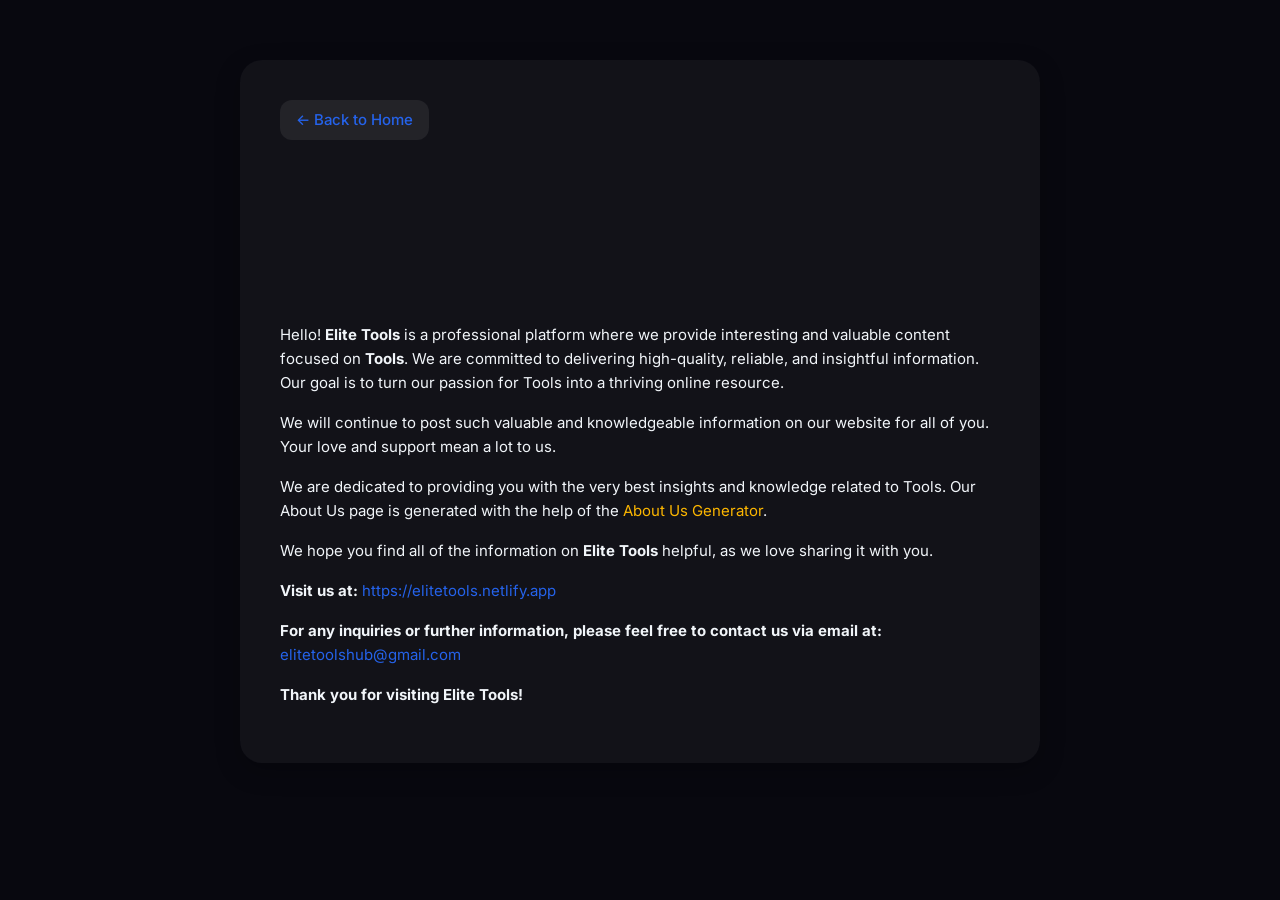
<file: about.html>
<!DOCTYPE html>
<html lang="en" class="dark">
<head>
    <meta charset="UTF-8">
    <meta name="viewport" content="width=device-width, initial-scale=1.0">
    <title>About Us - Elite Tools</title>
    <meta name="description" content="Learn more about Elite Tools, a professional platform dedicated to providing high-quality, reliable, and free online utilities and tools.">
    <link rel="canonical" href="https://elitetools.netlify.app/about.html">
    <link href="https://fonts.googleapis.com/css2?family=Inter:wght@300;400;500;600;700&family=Outfit:wght@400;500;600;700&display=swap" rel="stylesheet">
    <link rel="stylesheet" href="css/style.css">
    <style>
        body {
            overflow: auto; /* Allow scrolling on this page */
            height: auto;
        }
        .legal-container {
            max-width: 800px;
            margin: 40px auto;
            padding: 40px;
            background-color: var(--bg-card);
            border: 1px solid var(--border-color);
            border-radius: var(--radius-xl);
            box-shadow: var(--shadow-md);
        }
        .legal-container h1, .legal-container h2, .legal-container h3 {
            background: linear-gradient(to right, var(--primary), var(--secondary));
            -webkit-background-clip: text;
            -webkit-text-fill-color: transparent;
            margin-bottom: 24px;
        }
        .legal-container h1 { font-size: 2.5rem; }
        .legal-container h2 { font-size: 1.8rem; margin-top: 32px; }
        .legal-container h3 { font-size: 1.6rem; margin-top: 24px; }
        
        .legal-container p, .legal-container ul {
            margin-bottom: 16px;
            color: var(--text-secondary);
            line-height: 1.6;
        }
        .legal-container ul {
            padding-left: 20px;
        }
        .legal-container li {
            margin-bottom: 8px;
        }
        .legal-container a {
            color: var(--primary);
            text-decoration: none;
        }
        .legal-container a:hover {
            text-decoration: underline;
        }
        .back-link {
            display: inline-block;
            margin-bottom: 30px;
            color: var(--primary);
            text-decoration: none;
            font-weight: 500;
            padding: 8px 16px;
            background-color: var(--bg-card-hover);
            border-radius: var(--radius-md);
            transition: var(--transition);
        }
        .back-link:hover {
            background-color: var(--border-color);
        }
        .legal-container strong, .legal-container b {
            color: var(--text-primary);
        }
    </style>
    <!-- Google AdSense -->
    <script async src="https://pagead2.googlesyndication.com/pagead/js/adsbygoogle.js?client=ca-pub-2104004096950357"
     crossorigin="anonymous"></script>
</head>
<body>
    <div style="padding: 20px;">

        <div class="legal-container">
            <a href="index.html" class="back-link">&larr; Back to Home</a>
            
            <h1>About Us</h1>
            <h3>Welcome to Elite Tools</h3>
            <p>Hello! <strong>Elite Tools</strong> is a professional platform where we provide interesting and valuable content focused on <strong>Tools</strong>. 
            We are committed to delivering high-quality, reliable, and insightful information. Our goal is to turn our passion for Tools into a thriving online resource.</p>

            <p>We will continue to post such valuable and knowledgeable information on our website for all of you. Your love and support mean a lot to us.</p>

            <p>We are dedicated to providing you with the very best insights and knowledge related to Tools. Our About Us page is generated with the help of the
            <a href="https://saasraptor.com/about-us-generator/" style="color: #fcb600;">About Us Generator</a>.</p>

            <p>We hope you find all of the information on <strong>Elite Tools</strong> helpful, as we love sharing it with you.</p>

            <p><strong>Visit us at:</strong> <a href="https://elitetools.netlify.app" target="_blank">https://elitetools.netlify.app</a></p>
            <p><strong>For any inquiries or further information, please feel free to contact us via email at:</strong> <a href="mailto:elitetoolshub@gmail.com">elitetoolshub@gmail.com</a></p>

            <p><strong>Thank you for visiting Elite Tools!</strong></p>
        </div>
    </div>

    <!-- Script to maintain theme preference -->
    <script>
        const savedTheme = localStorage.getItem('theme') || localStorage.getItem('elite_theme');
        if (savedTheme === 'light') {
            document.documentElement.classList.remove('dark');
        } else {
            document.documentElement.classList.add('dark');
        }
    </script>
</body>
</html>
</file>
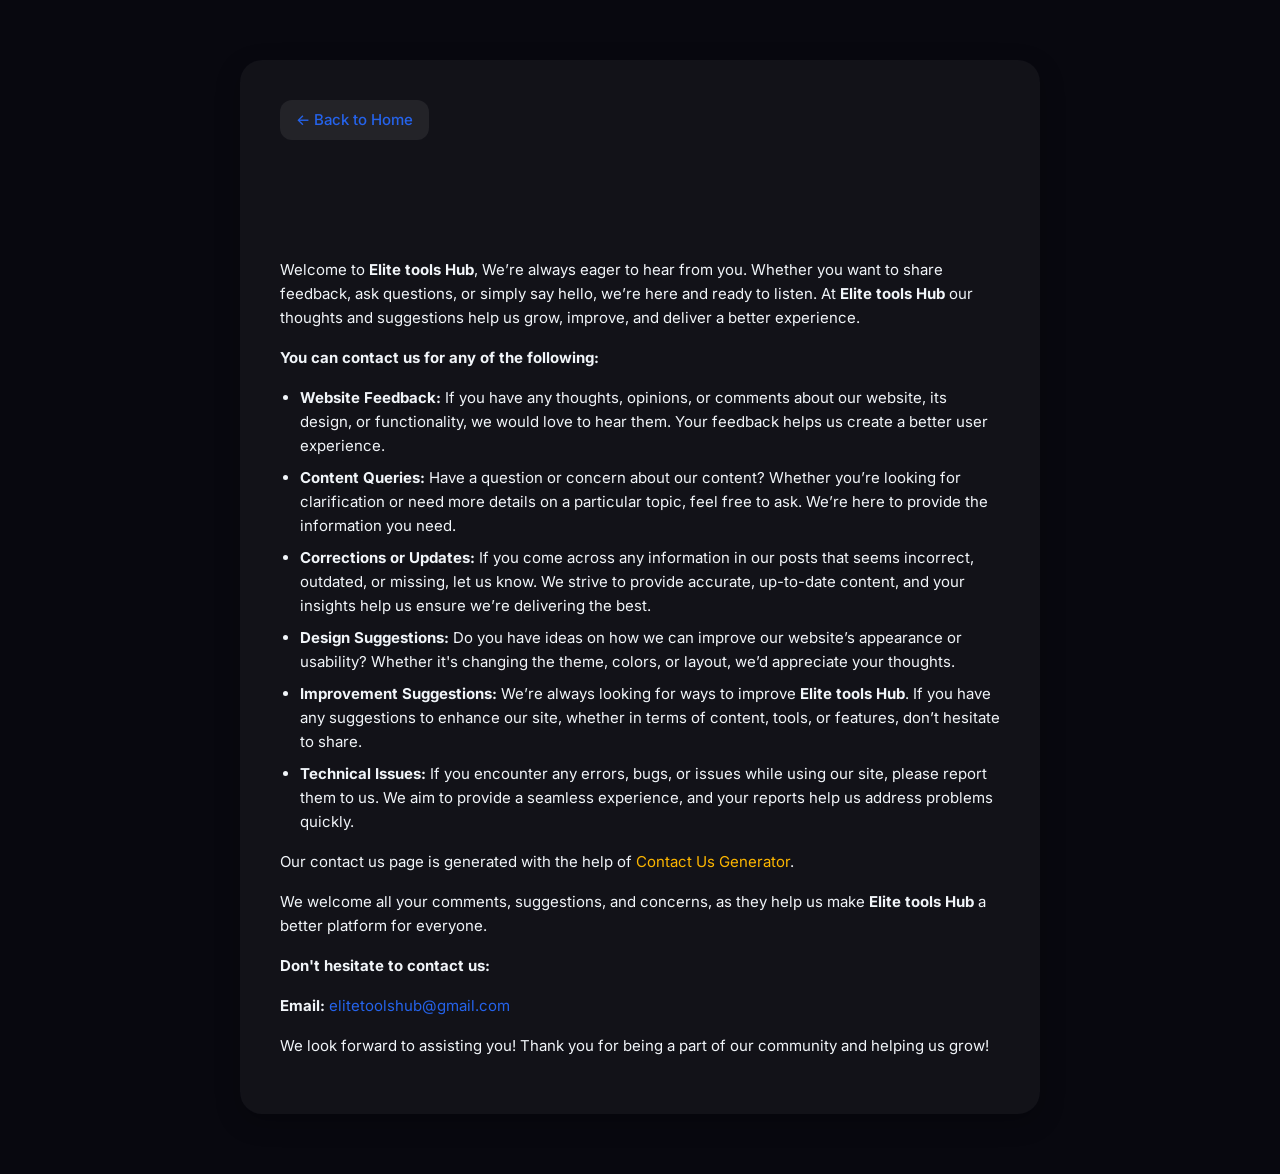
<file: contact.html>
<!DOCTYPE html>
<html lang="en" class="dark">
<head>
    <meta charset="UTF-8">
    <meta name="viewport" content="width=device-width, initial-scale=1.0">
    <title>Contact Us - Elite Tools</title>
    <meta name="description" content="Contact Elite Tools for feedback, questions, corrections, or technical support. We'd love to hear from you!">
    <link rel="canonical" href="https://elitetools.netlify.app/contact.html">
    <link href="https://fonts.googleapis.com/css2?family=Inter:wght@300;400;500;600;700&family=Outfit:wght@400;500;600;700&display=swap" rel="stylesheet">
    <link rel="stylesheet" href="css/style.css">
    <style>
        body {
            overflow: auto; /* Allow scrolling on this page */
            height: auto;
        }
        .legal-container {
            max-width: 800px;
            margin: 40px auto;
            padding: 40px;
            background-color: var(--bg-card);
            border: 1px solid var(--border-color);
            border-radius: var(--radius-xl);
            box-shadow: var(--shadow-md);
        }
        .legal-container h1, .legal-container h2, .legal-container h3 {
            background: linear-gradient(to right, var(--primary), var(--secondary));
            -webkit-background-clip: text;
            -webkit-text-fill-color: transparent;
            margin-bottom: 24px;
        }
        .legal-container h1 { font-size: 2.5rem; }
        .legal-container h2 { font-size: 1.8rem; margin-top: 32px; }
        .legal-container h3 { font-size: 1.6rem; margin-top: 24px; }
        
        .legal-container p, .legal-container ul {
            margin-bottom: 16px;
            color: var(--text-secondary);
            line-height: 1.6;
        }
        .legal-container ul {
            padding-left: 20px;
        }
        .legal-container li {
            margin-bottom: 8px;
        }
        .legal-container a {
            color: var(--primary);
            text-decoration: none;
        }
        .legal-container a:hover {
            text-decoration: underline;
        }
        .back-link {
            display: inline-block;
            margin-bottom: 30px;
            color: var(--primary);
            text-decoration: none;
            font-weight: 500;
            padding: 8px 16px;
            background-color: var(--bg-card-hover);
            border-radius: var(--radius-md);
            transition: var(--transition);
        }
        .back-link:hover {
            background-color: var(--border-color);
        }
        .legal-container strong, .legal-container b {
            color: var(--text-primary);
        }
    </style>
    <!-- Google AdSense -->
    <script async src="https://pagead2.googlesyndication.com/pagead/js/adsbygoogle.js?client=ca-pub-2104004096950357"
     crossorigin="anonymous"></script>
</head>
<body>
    <div style="padding: 20px;">

        <div class="legal-container">
            <a href="index.html" class="back-link">&larr; Back to Home</a>
            
            <h1>Contact Us</h1>
            <p>Welcome to <strong>Elite tools Hub</strong>, We’re always eager to hear from you. Whether you want to share feedback, ask questions, or simply say hello, we’re here and ready to listen. At <strong>Elite tools Hub</strong> our thoughts and suggestions help us grow, improve, and deliver a better experience.</p>
            
            <p><b>You can contact us for any of the following:</b></p>
            <ul>
                <li><b>Website Feedback:</b> If you have any thoughts, opinions, or comments about our website, its design, or functionality, we would love to hear them. Your feedback helps us create a better user experience.</li>
                <li><b>Content Queries:</b> Have a question or concern about our content? Whether you’re looking for clarification or need more details on a particular topic, feel free to ask. We’re here to provide the information you need.</li>
                <li><b>Corrections or Updates:</b> If you come across any information in our posts that seems incorrect, outdated, or missing, let us know. We strive to provide accurate, up-to-date content, and your insights help us ensure we’re delivering the best.</li>
                <li><b>Design Suggestions:</b> Do you have ideas on how we can improve our website’s appearance or usability? Whether it's changing the theme, colors, or layout, we’d appreciate your thoughts.</li>
                <li><b>Improvement Suggestions:</b> We’re always looking for ways to improve <strong>Elite tools Hub</strong>. If you have any suggestions to enhance our site, whether in terms of content, tools, or features, don’t hesitate to share.</li>
                <li><b>Technical Issues:</b> If you encounter any errors, bugs, or issues while using our site, please report them to us. We aim to provide a seamless experience, and your reports help us address problems quickly.</li>
            </ul>
            
            <p>Our contact us page is generated with the help of <a href="https://raptorkit.com/contact-us-page-generator/" style="color: #fcb600;">Contact Us Generator</a>.</p>

            <p>We welcome all your comments, suggestions, and concerns, as they help us make <strong>Elite tools Hub</strong> a better platform for everyone.</p>

            <p><b>Don't hesitate to contact us:</b></p>
            
            <p><strong>Email:</strong> <a href="mailto:elitetoolshub@gmail.com">elitetoolshub@gmail.com</a></p>
            
            <p>We look forward to assisting you! Thank you for being a part of our community and helping us grow!</p>
        </div>
    </div>

    <!-- Script to maintain theme preference -->
    <script>
        const savedTheme = localStorage.getItem('theme') || localStorage.getItem('elite_theme');
        if (savedTheme === 'light') {
            document.documentElement.classList.remove('dark');
        } else {
            document.documentElement.classList.add('dark');
        }
    </script>
</body>
</html>
</file>
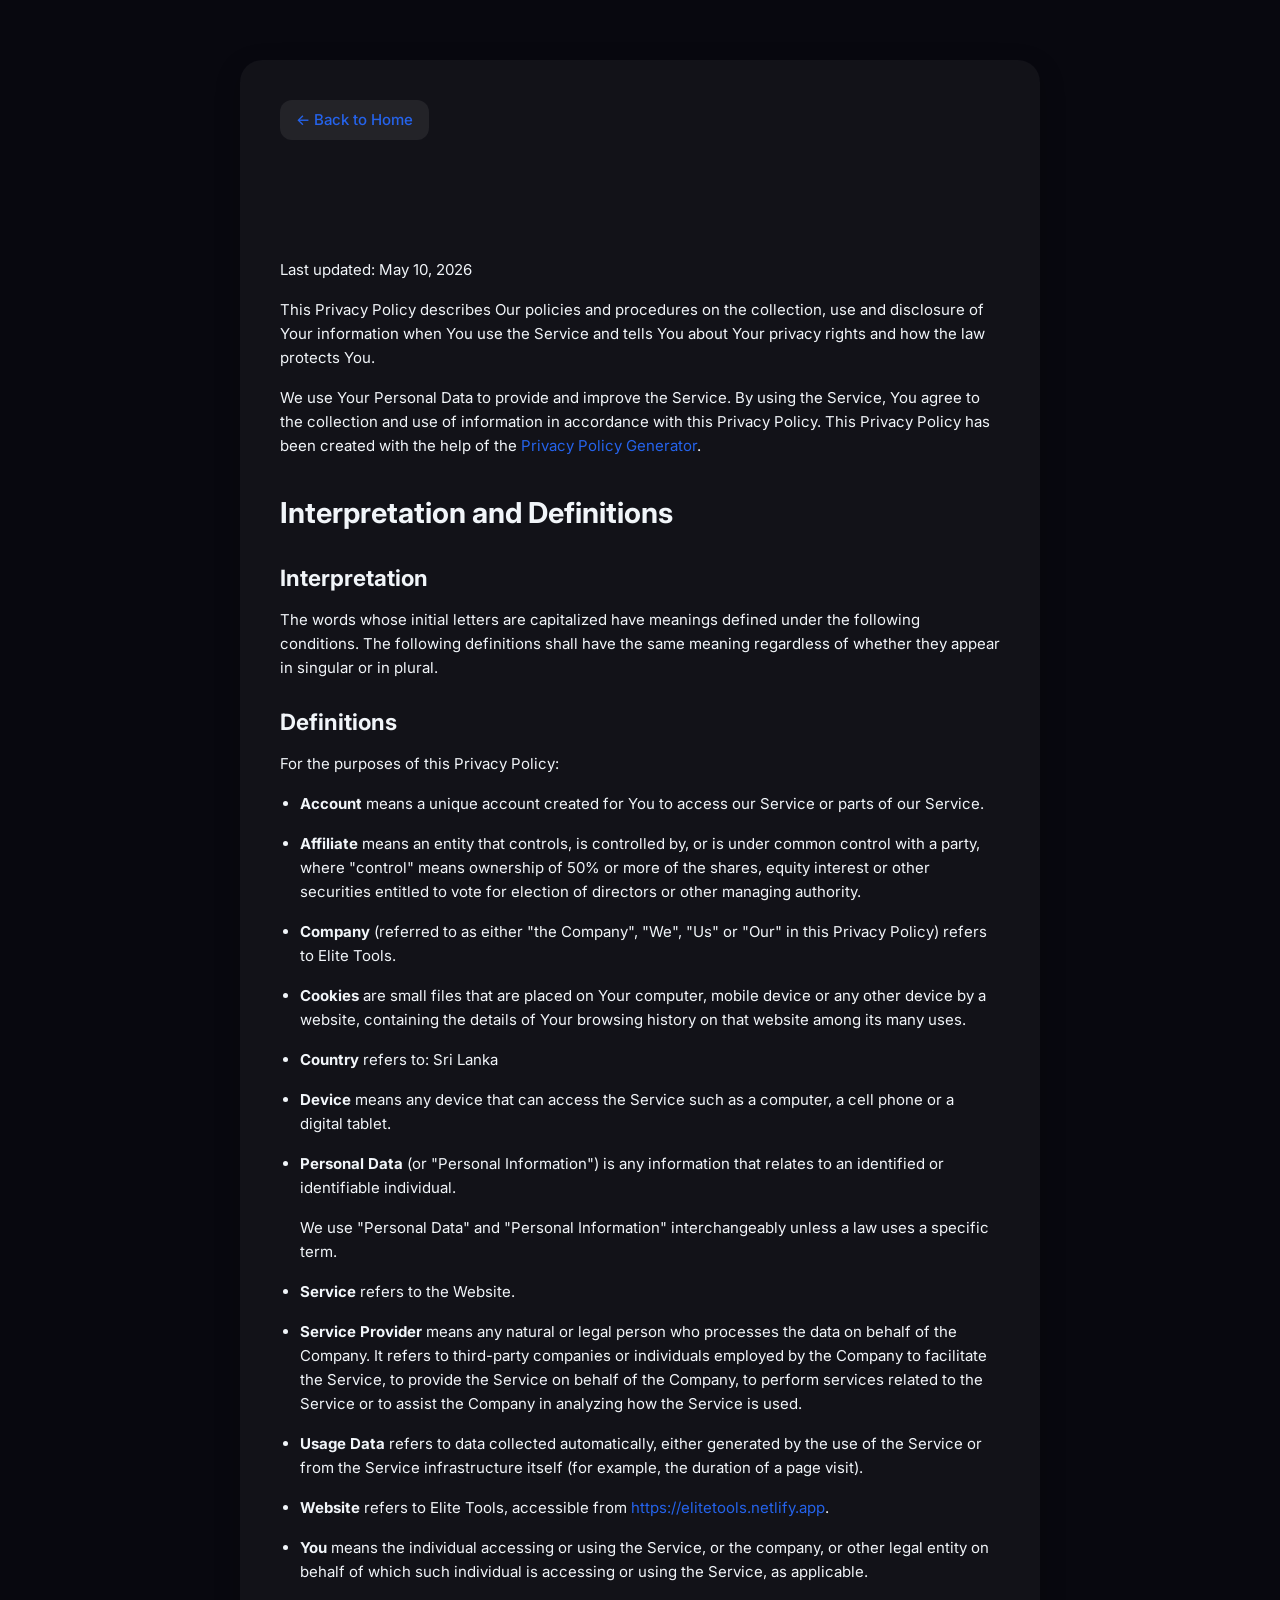
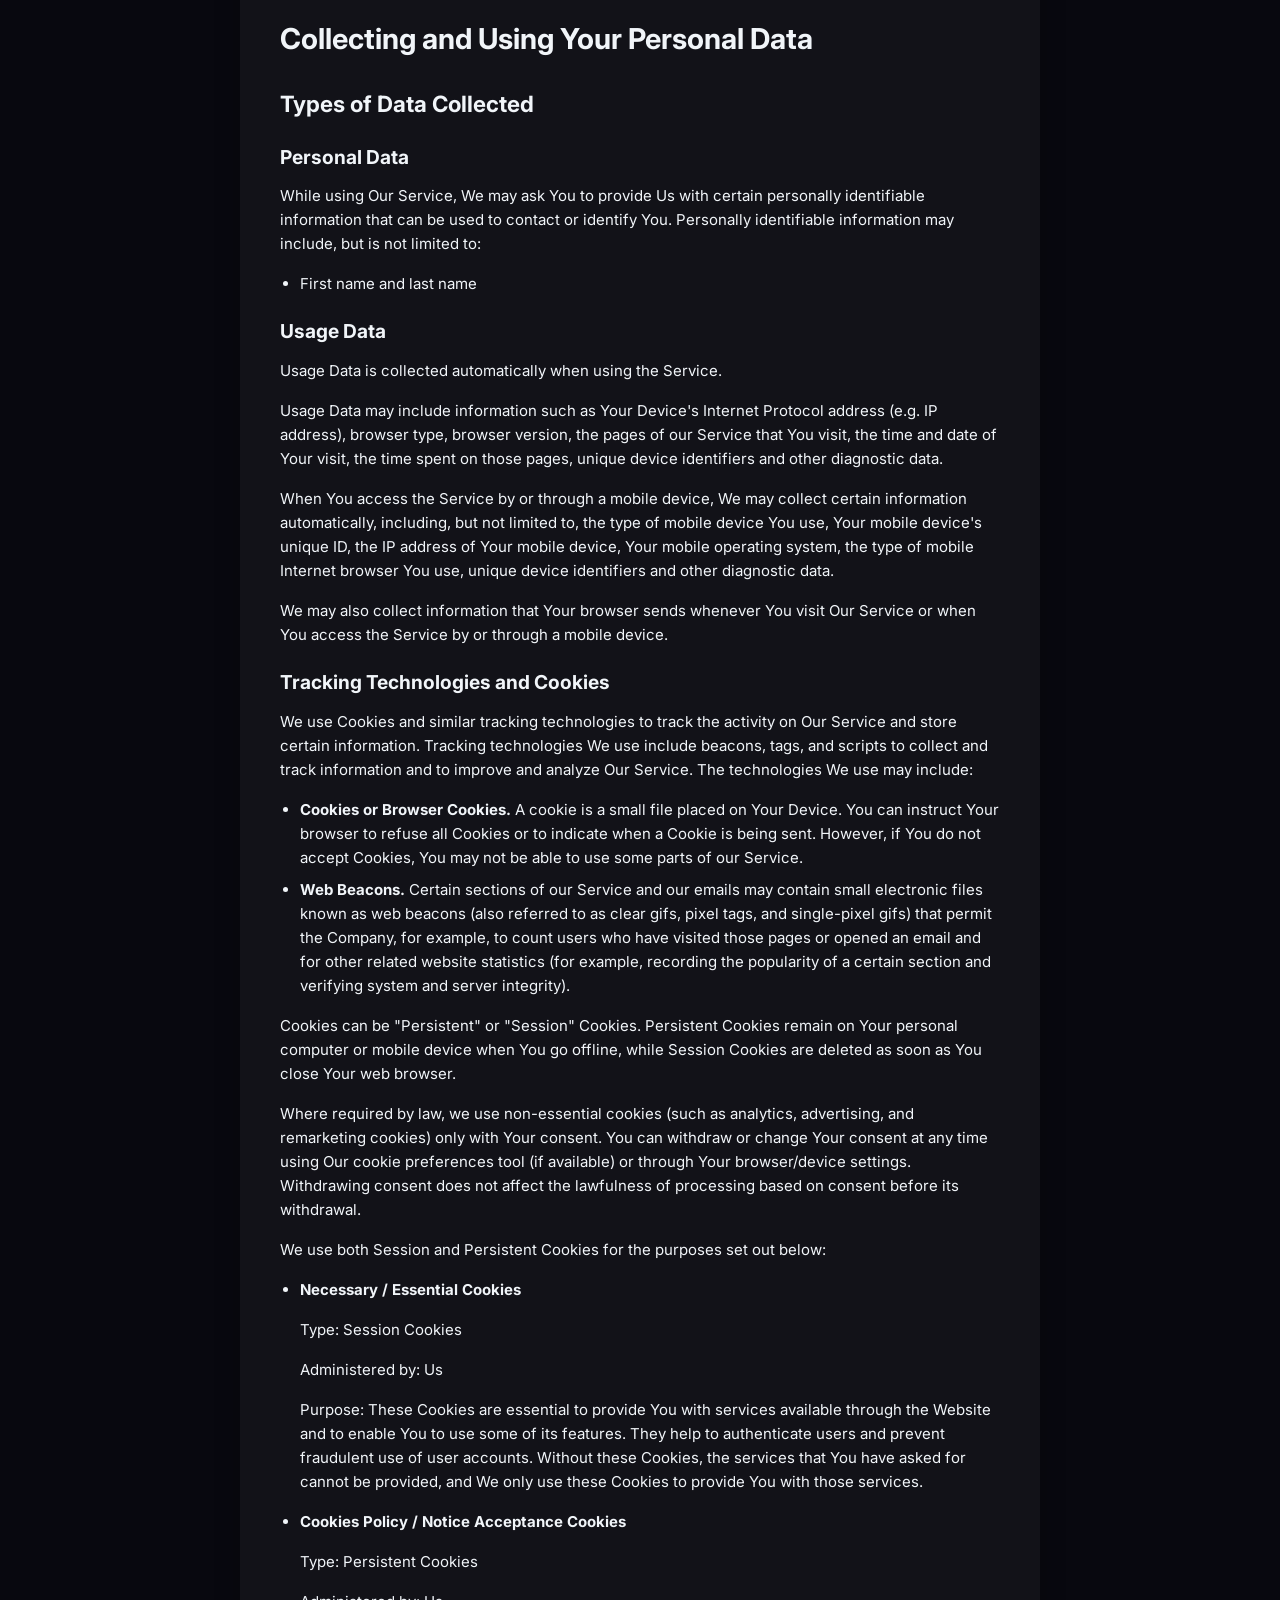
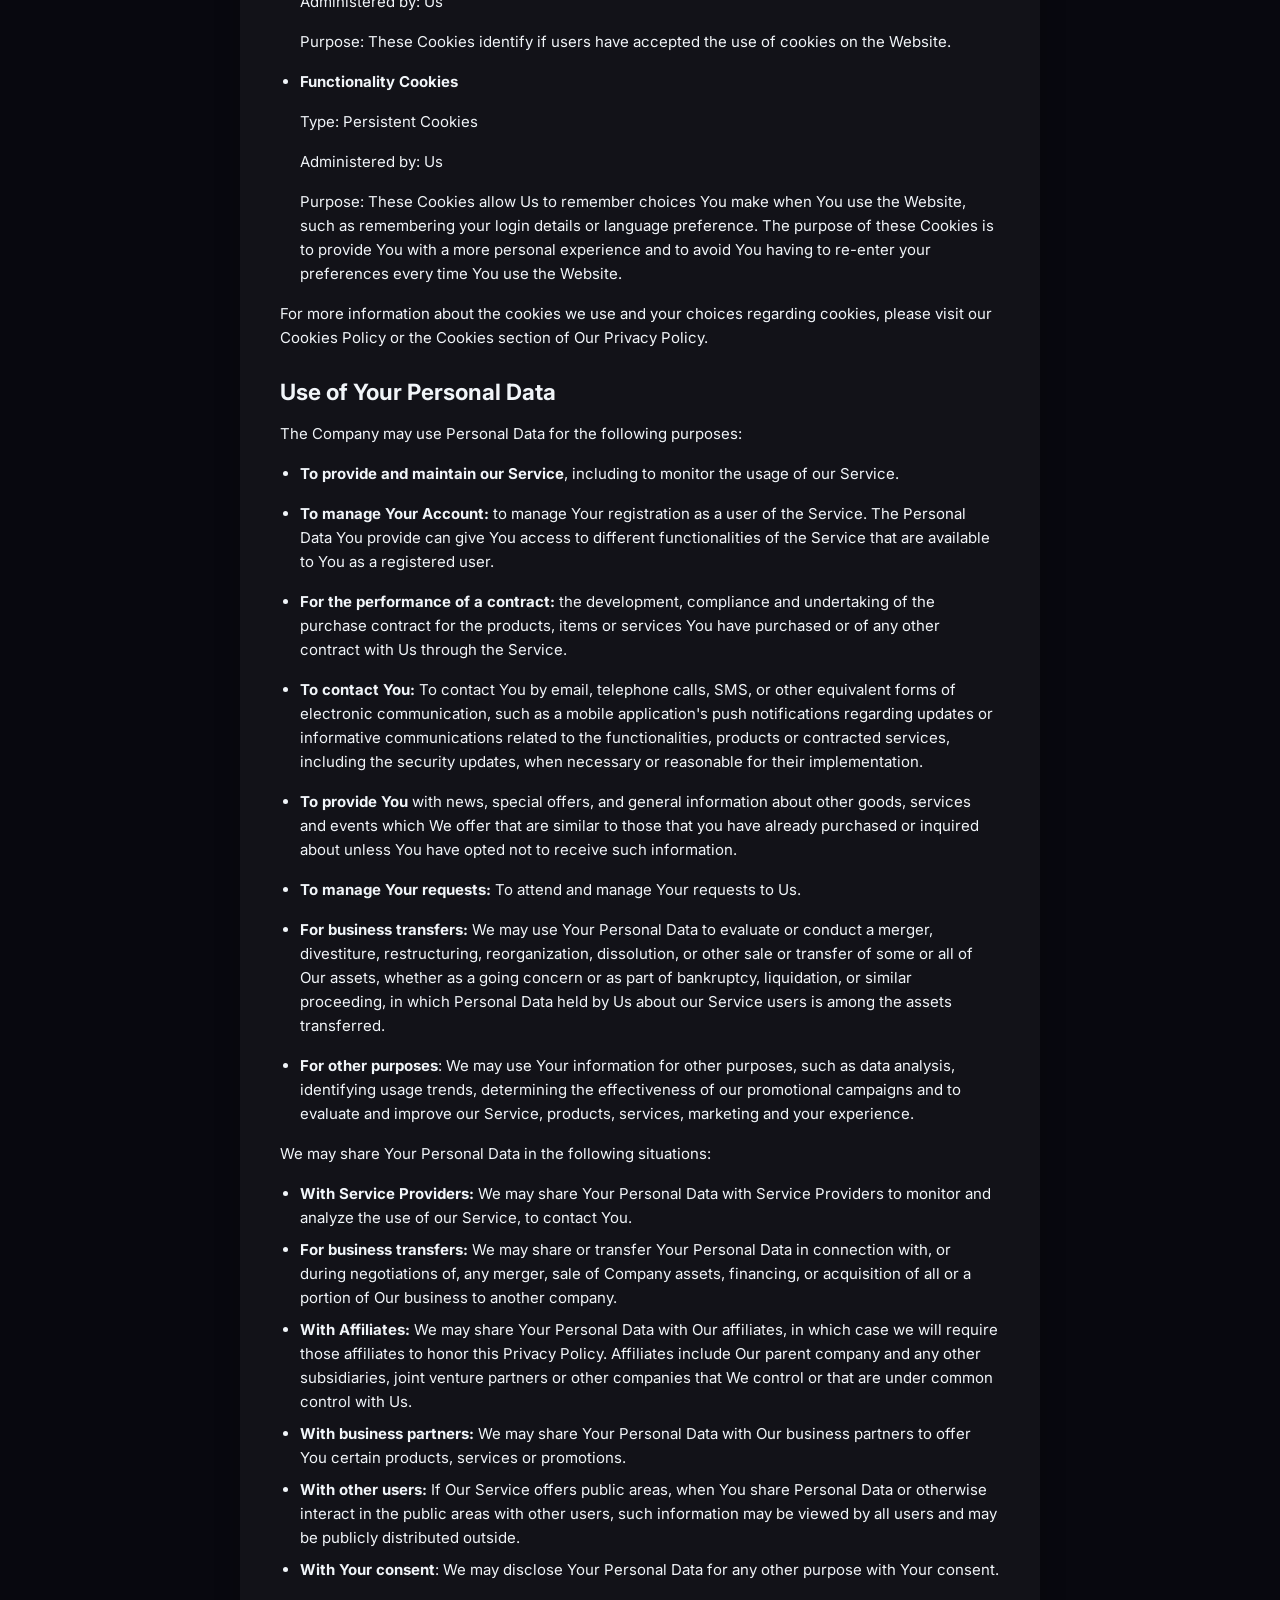
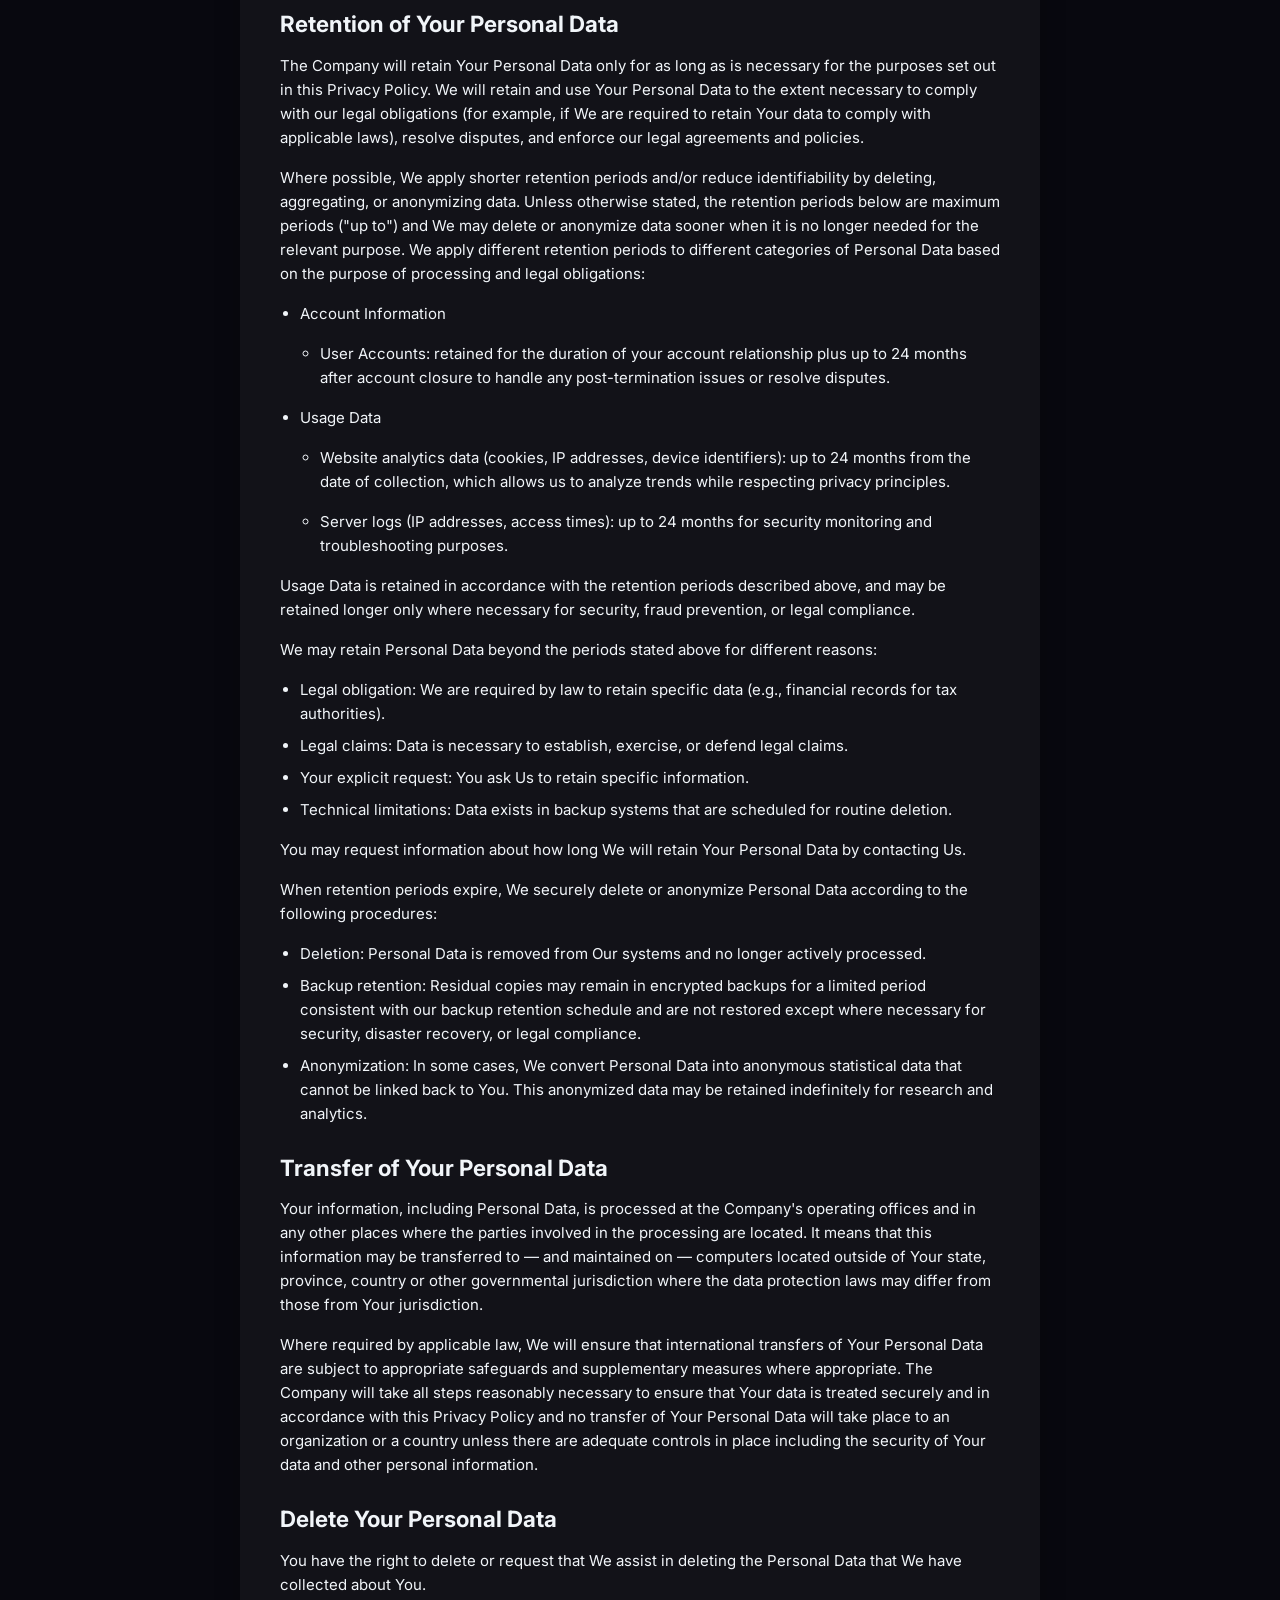
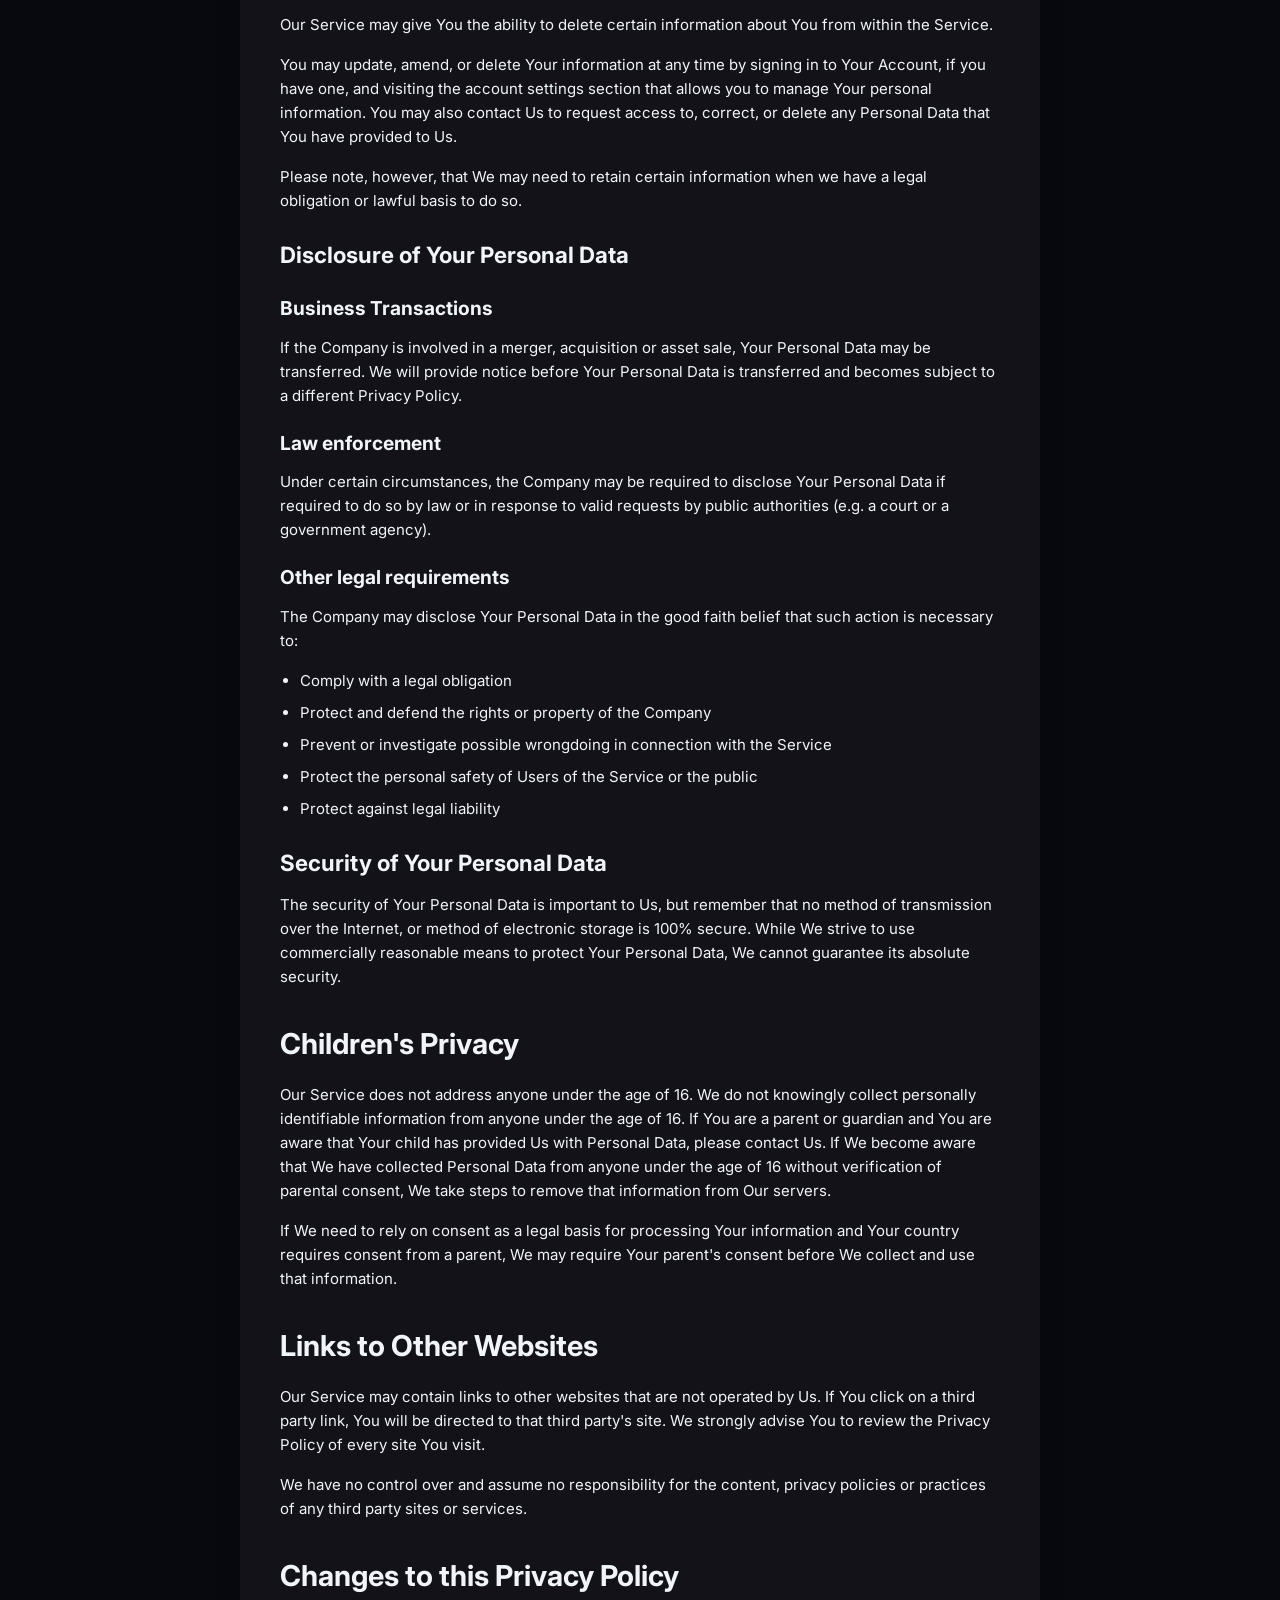
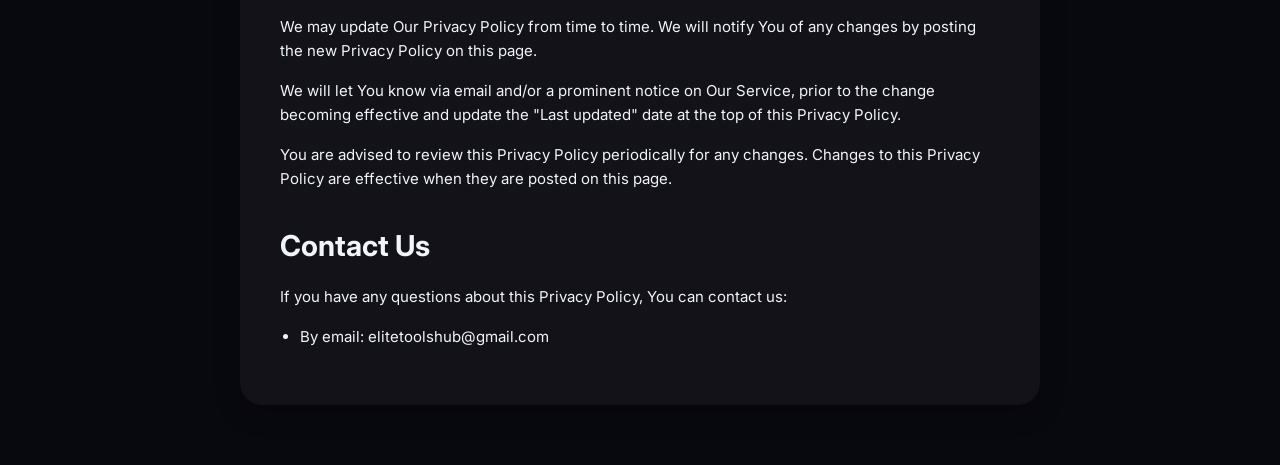
<file: privacy.html>
<!DOCTYPE html>
<html lang="en" class="dark">
<head>
    <meta charset="UTF-8">
    <meta name="viewport" content="width=device-width, initial-scale=1.0">
    <title>Privacy Policy - Elite Tools</title>
    <meta name="description" content="Read the Privacy Policy for Elite Tools to understand how we collect, use, and protect your personal data when using our free online tools.">
    <link rel="canonical" href="https://elitetools.netlify.app/privacy.html">
    <link href="https://fonts.googleapis.com/css2?family=Inter:wght@300;400;500;600;700&family=Outfit:wght@400;500;600;700&display=swap" rel="stylesheet">
    <link rel="stylesheet" href="css/style.css">
    <style>
        body {
            overflow: auto; /* Allow scrolling on this page */
            height: auto;
        }
        .legal-container {
            max-width: 800px;
            margin: 40px auto;
            padding: 40px;
            background-color: var(--bg-card);
            border: 1px solid var(--border-color);
            border-radius: var(--radius-xl);
            box-shadow: var(--shadow-md);
        }
        .legal-container h1 {
            font-size: 2.5rem;
            margin-bottom: 24px;
            background: linear-gradient(to right, var(--primary), var(--secondary));
            -webkit-background-clip: text;
            -webkit-text-fill-color: transparent;
        }
        .legal-container h2 {
            font-size: 1.8rem;
            margin-top: 32px;
            margin-bottom: 16px;
            color: var(--text-primary);
        }
        .legal-container h3 {
            font-size: 1.4rem;
            margin-top: 24px;
            margin-bottom: 12px;
            color: var(--text-primary);
        }
        .legal-container h4 {
            font-size: 1.2rem;
            margin-top: 20px;
            margin-bottom: 12px;
            color: var(--text-primary);
        }
        .legal-container p, .legal-container ul {
            margin-bottom: 16px;
            color: var(--text-secondary);
            line-height: 1.6;
        }
        .legal-container ul {
            padding-left: 20px;
        }
        .legal-container li {
            margin-bottom: 8px;
        }
        .legal-container a {
            color: var(--primary);
            text-decoration: none;
        }
        .legal-container a:hover {
            text-decoration: underline;
        }
        .back-link {
            display: inline-block;
            margin-bottom: 30px;
            color: var(--primary);
            text-decoration: none;
            font-weight: 500;
            padding: 8px 16px;
            background-color: var(--bg-card-hover);
            border-radius: var(--radius-md);
            transition: var(--transition);
        }
        .back-link:hover {
            background-color: var(--border-color);
        }
    </style>
    <!-- Google AdSense -->
    <script async src="https://pagead2.googlesyndication.com/pagead/js/adsbygoogle.js?client=ca-pub-2104004096950357"
     crossorigin="anonymous"></script>
</head>
<body>
    <div style="padding: 20px;">

        <div class="legal-container">
            <a href="index.html" class="back-link">&larr; Back to Home</a>
            
            <h1>Privacy Policy</h1>
            <p>Last updated: May 10, 2026</p>
            <p>This Privacy Policy describes Our policies and procedures on the collection, use and disclosure of Your information when You use the Service and tells You about Your privacy rights and how the law protects You.</p>
            <p>We use Your Personal Data to provide and improve the Service. By using the Service, You agree to the collection and use of information in accordance with this Privacy Policy. This Privacy Policy has been created with the help of the <a href="https://www.termsfeed.com/privacy-policy-generator/" target="_blank">Privacy Policy Generator</a>.</p>
            <h2>Interpretation and Definitions</h2>
            <h3>Interpretation</h3>
            <p>The words whose initial letters are capitalized have meanings defined under the following conditions. The following definitions shall have the same meaning regardless of whether they appear in singular or in plural.</p>
            <h3>Definitions</h3>
            <p>For the purposes of this Privacy Policy:</p>
            <ul>
            <li>
            <p><strong>Account</strong> means a unique account created for You to access our Service or parts of our Service.</p>
            </li>
            <li>
            <p><strong>Affiliate</strong> means an entity that controls, is controlled by, or is under common control with a party, where "control" means ownership of 50% or more of the shares, equity interest or other securities entitled to vote for election of directors or other managing authority.</p>
            </li>
            <li>
            <p><strong>Company</strong> (referred to as either "the Company", "We", "Us" or "Our" in this Privacy Policy) refers to Elite Tools.</p>
            </li>
            <li>
            <p><strong>Cookies</strong> are small files that are placed on Your computer, mobile device or any other device by a website, containing the details of Your browsing history on that website among its many uses.</p>
            </li>
            <li>
            <p><strong>Country</strong> refers to:  Sri Lanka</p>
            </li>
            <li>
            <p><strong>Device</strong> means any device that can access the Service such as a computer, a cell phone or a digital tablet.</p>
            </li>
            <li>
            <p><strong>Personal Data</strong> (or "Personal Information") is any information that relates to an identified or identifiable individual.</p>
            <p>We use "Personal Data" and "Personal Information" interchangeably unless a law uses a specific term.</p>
            </li>
            <li>
            <p><strong>Service</strong> refers to the Website.</p>
            </li>
            <li>
            <p><strong>Service Provider</strong> means any natural or legal person who processes the data on behalf of the Company. It refers to third-party companies or individuals employed by the Company to facilitate the Service, to provide the Service on behalf of the Company, to perform services related to the Service or to assist the Company in analyzing how the Service is used.</p>
            </li>
            <li>
            <p><strong>Usage Data</strong> refers to data collected automatically, either generated by the use of the Service or from the Service infrastructure itself (for example, the duration of a page visit).</p>
            </li>
            <li>
            <p><strong>Website</strong> refers to Elite Tools, accessible from <a href="https://elitetools.netlify.app" rel="external nofollow noopener" target="_blank">https://elitetools.netlify.app</a>.</p>
            </li>
            <li>
            <p><strong>You</strong> means the individual accessing or using the Service, or the company, or other legal entity on behalf of which such individual is accessing or using the Service, as applicable.</p>
            </li>
            </ul>
            <h2>Collecting and Using Your Personal Data</h2>
            <h3>Types of Data Collected</h3>
            <h4>Personal Data</h4>
            <p>While using Our Service, We may ask You to provide Us with certain personally identifiable information that can be used to contact or identify You. Personally identifiable information may include, but is not limited to:</p>
            <ul>
            <li>First name and last name</li>
            </ul>
            <h4>Usage Data</h4>
            <p>Usage Data is collected automatically when using the Service.</p>
            <p>Usage Data may include information such as Your Device's Internet Protocol address (e.g. IP address), browser type, browser version, the pages of our Service that You visit, the time and date of Your visit, the time spent on those pages, unique device identifiers and other diagnostic data.</p>
            <p>When You access the Service by or through a mobile device, We may collect certain information automatically, including, but not limited to, the type of mobile device You use, Your mobile device's unique ID, the IP address of Your mobile device, Your mobile operating system, the type of mobile Internet browser You use, unique device identifiers and other diagnostic data.</p>
            <p>We may also collect information that Your browser sends whenever You visit Our Service or when You access the Service by or through a mobile device.</p>
            <h4>Tracking Technologies and Cookies</h4>
            <p>We use Cookies and similar tracking technologies to track the activity on Our Service and store certain information. Tracking technologies We use include beacons, tags, and scripts to collect and track information and to improve and analyze Our Service. The technologies We use may include:</p>
            <ul>
            <li><strong>Cookies or Browser Cookies.</strong> A cookie is a small file placed on Your Device. You can instruct Your browser to refuse all Cookies or to indicate when a Cookie is being sent. However, if You do not accept Cookies, You may not be able to use some parts of our Service.</li>
            <li><strong>Web Beacons.</strong> Certain sections of our Service and our emails may contain small electronic files known as web beacons (also referred to as clear gifs, pixel tags, and single-pixel gifs) that permit the Company, for example, to count users who have visited those pages or opened an email and for other related website statistics (for example, recording the popularity of a certain section and verifying system and server integrity).</li>
            </ul>
            <p>Cookies can be "Persistent" or "Session" Cookies. Persistent Cookies remain on Your personal computer or mobile device when You go offline, while Session Cookies are deleted as soon as You close Your web browser.</p>
            <p>Where required by law, we use non-essential cookies (such as analytics, advertising, and remarketing cookies) only with Your consent. You can withdraw or change Your consent at any time using Our cookie preferences tool (if available) or through Your browser/device settings. Withdrawing consent does not affect the lawfulness of processing based on consent before its withdrawal.</p>
            <p>We use both Session and Persistent Cookies for the purposes set out below:</p>
            <ul>
            <li>
            <p><strong>Necessary / Essential Cookies</strong></p>
            <p>Type: Session Cookies</p>
            <p>Administered by: Us</p>
            <p>Purpose: These Cookies are essential to provide You with services available through the Website and to enable You to use some of its features. They help to authenticate users and prevent fraudulent use of user accounts. Without these Cookies, the services that You have asked for cannot be provided, and We only use these Cookies to provide You with those services.</p>
            </li>
            <li>
            <p><strong>Cookies Policy / Notice Acceptance Cookies</strong></p>
            <p>Type: Persistent Cookies</p>
            <p>Administered by: Us</p>
            <p>Purpose: These Cookies identify if users have accepted the use of cookies on the Website.</p>
            </li>
            <li>
            <p><strong>Functionality Cookies</strong></p>
            <p>Type: Persistent Cookies</p>
            <p>Administered by: Us</p>
            <p>Purpose: These Cookies allow Us to remember choices You make when You use the Website, such as remembering your login details or language preference. The purpose of these Cookies is to provide You with a more personal experience and to avoid You having to re-enter your preferences every time You use the Website.</p>
            </li>
            </ul>
            <p>For more information about the cookies we use and your choices regarding cookies, please visit our Cookies Policy or the Cookies section of Our Privacy Policy.</p>
            <h3>Use of Your Personal Data</h3>
            <p>The Company may use Personal Data for the following purposes:</p>
            <ul>
            <li>
            <p><strong>To provide and maintain our Service</strong>, including to monitor the usage of our Service.</p>
            </li>
            <li>
            <p><strong>To manage Your Account:</strong> to manage Your registration as a user of the Service. The Personal Data You provide can give You access to different functionalities of the Service that are available to You as a registered user.</p>
            </li>
            <li>
            <p><strong>For the performance of a contract:</strong> the development, compliance and undertaking of the purchase contract for the products, items or services You have purchased or of any other contract with Us through the Service.</p>
            </li>
            <li>
            <p><strong>To contact You:</strong> To contact You by email, telephone calls, SMS, or other equivalent forms of electronic communication, such as a mobile application's push notifications regarding updates or informative communications related to the functionalities, products or contracted services, including the security updates, when necessary or reasonable for their implementation.</p>
            </li>
            <li>
            <p><strong>To provide You</strong> with news, special offers, and general information about other goods, services and events which We offer that are similar to those that you have already purchased or inquired about unless You have opted not to receive such information.</p>
            </li>
            <li>
            <p><strong>To manage Your requests:</strong> To attend and manage Your requests to Us.</p>
            </li>
            <li>
            <p><strong>For business transfers:</strong> We may use Your Personal Data to evaluate or conduct a merger, divestiture, restructuring, reorganization, dissolution, or other sale or transfer of some or all of Our assets, whether as a going concern or as part of bankruptcy, liquidation, or similar proceeding, in which Personal Data held by Us about our Service users is among the assets transferred.</p>
            </li>
            <li>
            <p><strong>For other purposes</strong>: We may use Your information for other purposes, such as data analysis, identifying usage trends, determining the effectiveness of our promotional campaigns and to evaluate and improve our Service, products, services, marketing and your experience.</p>
            </li>
            </ul>
            <p>We may share Your Personal Data in the following situations:</p>
            <ul>
            <li><strong>With Service Providers:</strong> We may share Your Personal Data with Service Providers to monitor and analyze the use of our Service,  to contact You.</li>
            <li><strong>For business transfers:</strong> We may share or transfer Your Personal Data in connection with, or during negotiations of, any merger, sale of Company assets, financing, or acquisition of all or a portion of Our business to another company.</li>
            <li><strong>With Affiliates:</strong> We may share Your Personal Data with Our affiliates, in which case we will require those affiliates to honor this Privacy Policy. Affiliates include Our parent company and any other subsidiaries, joint venture partners or other companies that We control or that are under common control with Us.</li>
            <li><strong>With business partners:</strong> We may share Your Personal Data with Our business partners to offer You certain products, services or promotions.</li>
            <li><strong>With other users:</strong> If Our Service offers public areas, when You share Personal Data or otherwise interact in the public areas with other users, such information may be viewed by all users and may be publicly distributed outside.</li>
            <li><strong>With Your consent</strong>: We may disclose Your Personal Data for any other purpose with Your consent.</li>
            </ul>
            <h3>Retention of Your Personal Data</h3>
            <p>The Company will retain Your Personal Data only for as long as is necessary for the purposes set out in this Privacy Policy. We will retain and use Your Personal Data to the extent necessary to comply with our legal obligations (for example, if We are required to retain Your data to comply with applicable laws), resolve disputes, and enforce our legal agreements and policies.</p>
            <p>Where possible, We apply shorter retention periods and/or reduce identifiability by deleting, aggregating, or anonymizing data. Unless otherwise stated, the retention periods below are maximum periods ("up to") and We may delete or anonymize data sooner when it is no longer needed for the relevant purpose. We apply different retention periods to different categories of Personal Data based on the purpose of processing and legal obligations:</p>
            <ul>
            <li>
            <p>Account Information</p>
            <ul>
            <li>User Accounts: retained for the duration of your account relationship plus up to 24 months after account closure to handle any post-termination issues or resolve disputes.</li>
            </ul>
            </li>
            <li>
            <p>Usage Data</p>
            <ul>
            <li>
            <p>Website analytics data (cookies, IP addresses, device identifiers): up to 24 months from the date of collection, which allows us to analyze trends while respecting privacy principles.</p>
            </li>
            <li>
            <p>Server logs (IP addresses, access times): up to 24 months for security monitoring and troubleshooting purposes.</p>
            </li>
            </ul>
            </li>
            </ul>
            <p>Usage Data is retained in accordance with the retention periods described above, and may be retained longer only where necessary for security, fraud prevention, or legal compliance.</p>
            <p>We may retain Personal Data beyond the periods stated above for different reasons:</p>
            <ul>
            <li>Legal obligation: We are required by law to retain specific data (e.g., financial records for tax authorities).</li>
            <li>Legal claims: Data is necessary to establish, exercise, or defend legal claims.</li>
            <li>Your explicit request: You ask Us to retain specific information.</li>
            <li>Technical limitations: Data exists in backup systems that are scheduled for routine deletion.</li>
            </ul>
            <p>You may request information about how long We will retain Your Personal Data by contacting Us.</p>
            <p>When retention periods expire, We securely delete or anonymize Personal Data according to the following procedures:</p>
            <ul>
            <li>Deletion: Personal Data is removed from Our systems and no longer actively processed.</li>
            <li>Backup retention: Residual copies may remain in encrypted backups for a limited period consistent with our backup retention schedule and are not restored except where necessary for security, disaster recovery, or legal compliance.</li>
            <li>Anonymization: In some cases, We convert Personal Data into anonymous statistical data that cannot be linked back to You. This anonymized data may be retained indefinitely for research and analytics.</li>
            </ul>
            <h3>Transfer of Your Personal Data</h3>
            <p>Your information, including Personal Data, is processed at the Company's operating offices and in any other places where the parties involved in the processing are located. It means that this information may be transferred to — and maintained on — computers located outside of Your state, province, country or other governmental jurisdiction where the data protection laws may differ from those from Your jurisdiction.</p>
            <p>Where required by applicable law, We will ensure that international transfers of Your Personal Data are subject to appropriate safeguards and supplementary measures where appropriate. The Company will take all steps reasonably necessary to ensure that Your data is treated securely and in accordance with this Privacy Policy and no transfer of Your Personal Data will take place to an organization or a country unless there are adequate controls in place including the security of Your data and other personal information.</p>
            <h3>Delete Your Personal Data</h3>
            <p>You have the right to delete or request that We assist in deleting the Personal Data that We have collected about You.</p>
            <p>Our Service may give You the ability to delete certain information about You from within the Service.</p>
            <p>You may update, amend, or delete Your information at any time by signing in to Your Account, if you have one, and visiting the account settings section that allows you to manage Your personal information. You may also contact Us to request access to, correct, or delete any Personal Data that You have provided to Us.</p>
            <p>Please note, however, that We may need to retain certain information when we have a legal obligation or lawful basis to do so.</p>
            <h3>Disclosure of Your Personal Data</h3>
            <h4>Business Transactions</h4>
            <p>If the Company is involved in a merger, acquisition or asset sale, Your Personal Data may be transferred. We will provide notice before Your Personal Data is transferred and becomes subject to a different Privacy Policy.</p>
            <h4>Law enforcement</h4>
            <p>Under certain circumstances, the Company may be required to disclose Your Personal Data if required to do so by law or in response to valid requests by public authorities (e.g. a court or a government agency).</p>
            <h4>Other legal requirements</h4>
            <p>The Company may disclose Your Personal Data in the good faith belief that such action is necessary to:</p>
            <ul>
            <li>Comply with a legal obligation</li>
            <li>Protect and defend the rights or property of the Company</li>
            <li>Prevent or investigate possible wrongdoing in connection with the Service</li>
            <li>Protect the personal safety of Users of the Service or the public</li>
            <li>Protect against legal liability</li>
            </ul>
            <h3>Security of Your Personal Data</h3>
            <p>The security of Your Personal Data is important to Us, but remember that no method of transmission over the Internet, or method of electronic storage is 100% secure. While We strive to use commercially reasonable means to protect Your Personal Data, We cannot guarantee its absolute security.</p>
            <h2>Children's Privacy</h2>
            <p>Our Service does not address anyone under the age of 16. We do not knowingly collect personally identifiable information from anyone under the age of 16. If You are a parent or guardian and You are aware that Your child has provided Us with Personal Data, please contact Us. If We become aware that We have collected Personal Data from anyone under the age of 16 without verification of parental consent, We take steps to remove that information from Our servers.</p>
            <p>If We need to rely on consent as a legal basis for processing Your information and Your country requires consent from a parent, We may require Your parent's consent before We collect and use that information.</p>
            <h2>Links to Other Websites</h2>
            <p>Our Service may contain links to other websites that are not operated by Us. If You click on a third party link, You will be directed to that third party's site. We strongly advise You to review the Privacy Policy of every site You visit.</p>
            <p>We have no control over and assume no responsibility for the content, privacy policies or practices of any third party sites or services.</p>
            <h2>Changes to this Privacy Policy</h2>
            <p>We may update Our Privacy Policy from time to time. We will notify You of any changes by posting the new Privacy Policy on this page.</p>
            <p>We will let You know via email and/or a prominent notice on Our Service, prior to the change becoming effective and update the "Last updated" date at the top of this Privacy Policy.</p>
            <p>You are advised to review this Privacy Policy periodically for any changes. Changes to this Privacy Policy are effective when they are posted on this page.</p>
            <h2>Contact Us</h2>
            <p>If you have any questions about this Privacy Policy, You can contact us:</p>
            <ul>
            <li>By email: elitetoolshub@gmail.com</li>
            </ul>
        </div>
    </div>

    <!-- Script to maintain theme preference -->
    <script>
        const savedTheme = localStorage.getItem('theme') || localStorage.getItem('elite_theme');
        if (savedTheme === 'light') {
            document.documentElement.classList.remove('dark');
        } else {
            document.documentElement.classList.add('dark');
        }
    </script>
</body>
</html>
</file>
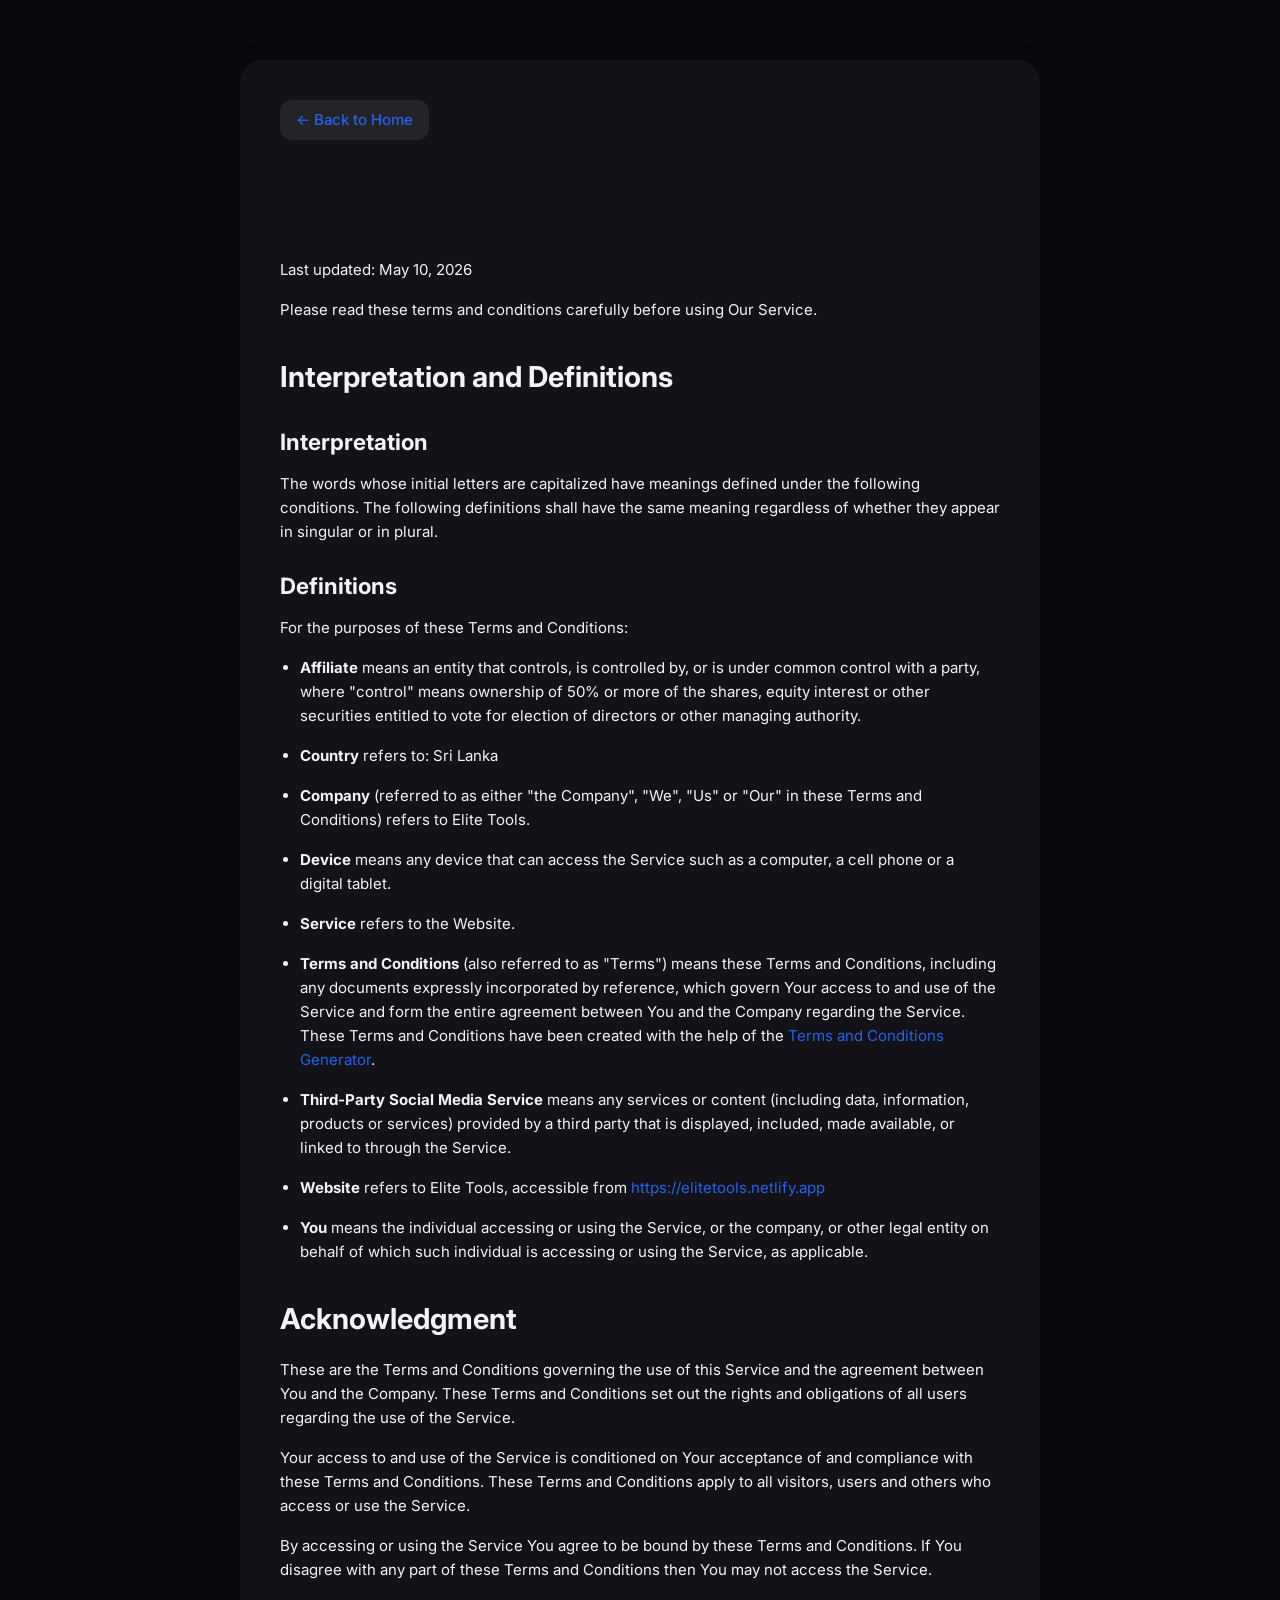
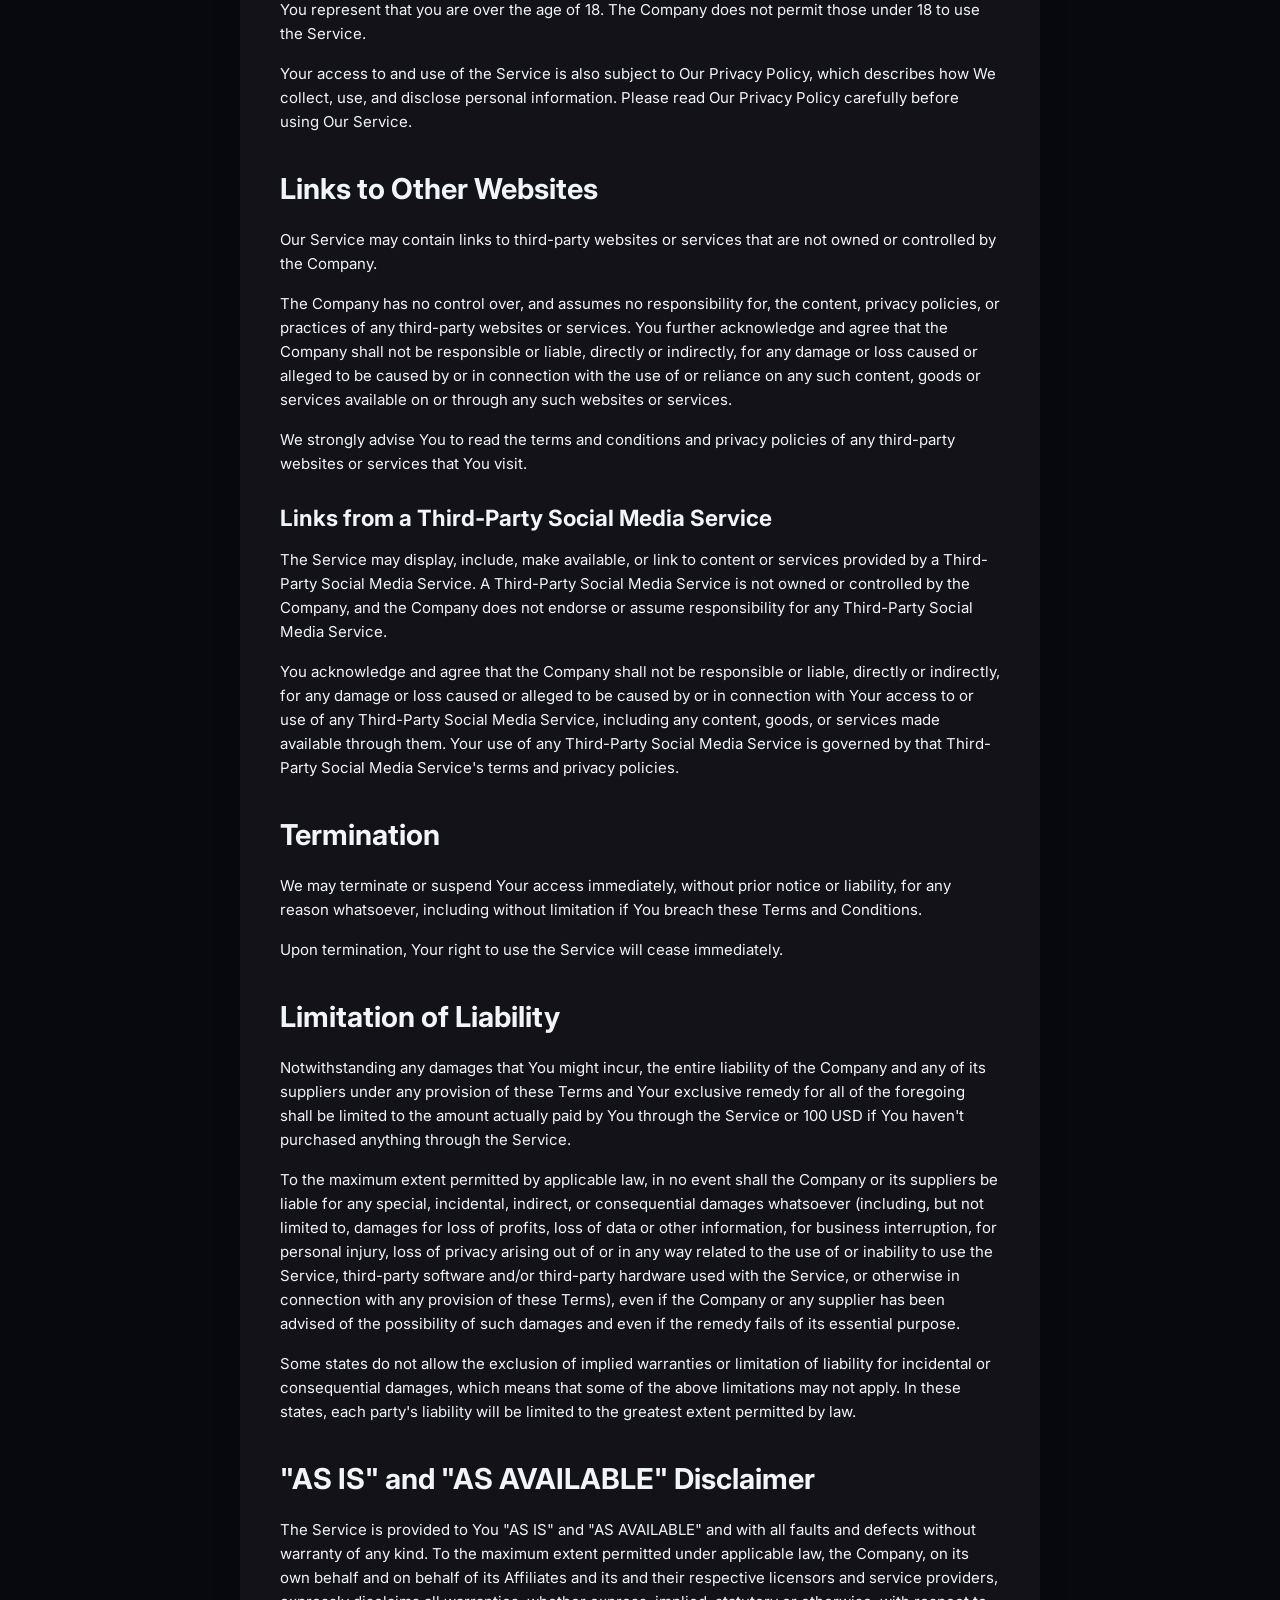
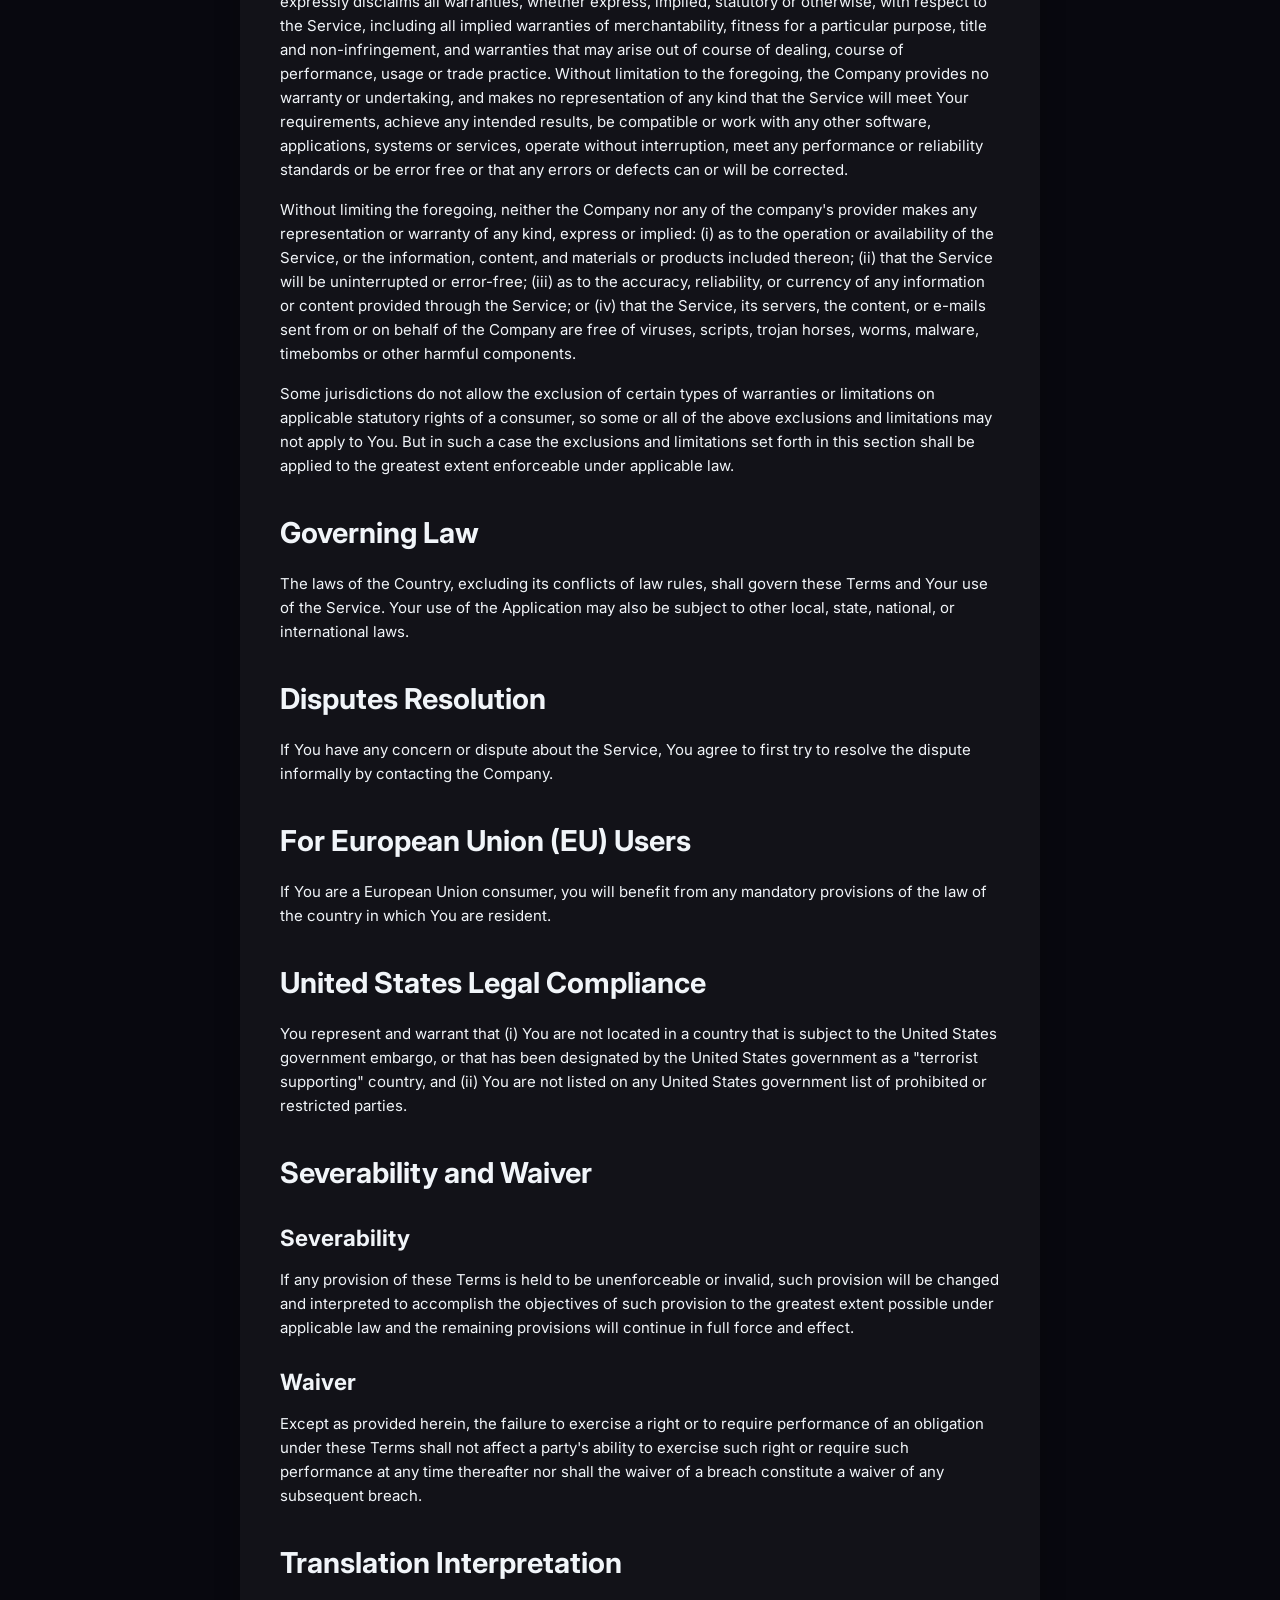
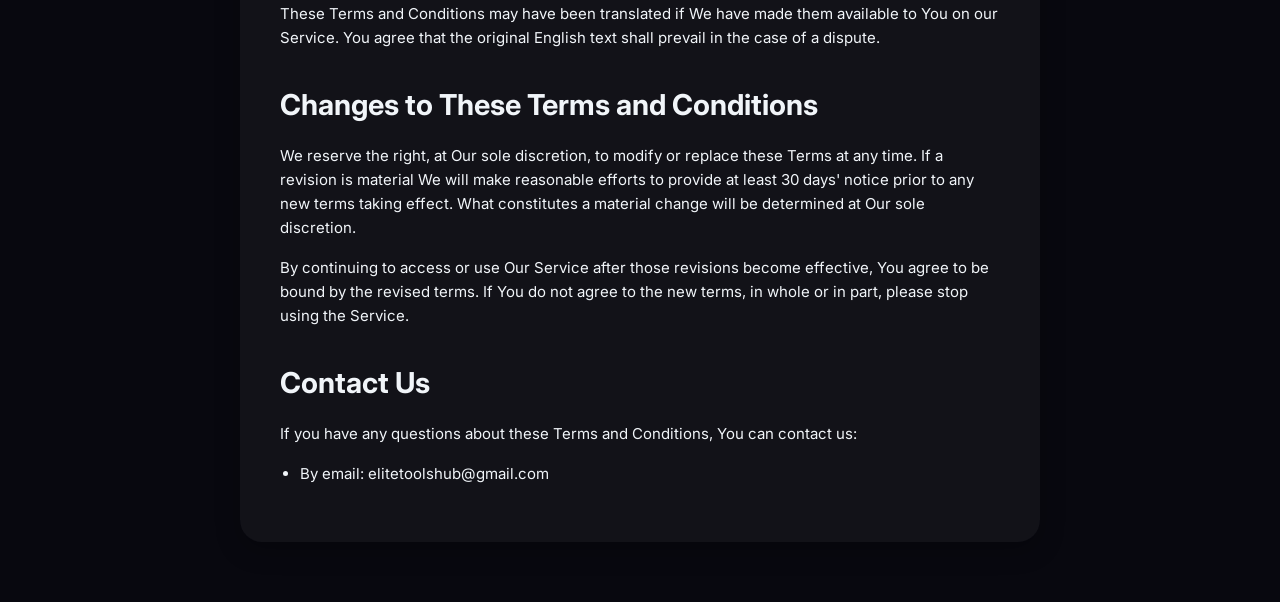
<file: terms.html>
<!DOCTYPE html>
<html lang="en" class="dark">
<head>
    <meta charset="UTF-8">
    <meta name="viewport" content="width=device-width, initial-scale=1.0">
    <title>Terms and Conditions - Elite Tools</title>
    <meta name="description" content="Read the Terms and Conditions for Elite Tools to understand the rules, guidelines, and agreements for using our free online tools and utilities.">
    <link rel="canonical" href="https://elitetools.netlify.app/terms.html">
    <link href="https://fonts.googleapis.com/css2?family=Inter:wght@300;400;500;600;700&family=Outfit:wght@400;500;600;700&display=swap" rel="stylesheet">
    <link rel="stylesheet" href="css/style.css">
    <style>
        body {
            overflow: auto; /* Allow scrolling on this page */
            height: auto;
        }
        .legal-container {
            max-width: 800px;
            margin: 40px auto;
            padding: 40px;
            background-color: var(--bg-card);
            border: 1px solid var(--border-color);
            border-radius: var(--radius-xl);
            box-shadow: var(--shadow-md);
        }
        .legal-container h1 {
            font-size: 2.5rem;
            margin-bottom: 24px;
            background: linear-gradient(to right, var(--primary), var(--secondary));
            -webkit-background-clip: text;
            -webkit-text-fill-color: transparent;
        }
        .legal-container h2 {
            font-size: 1.8rem;
            margin-top: 32px;
            margin-bottom: 16px;
            color: var(--text-primary);
        }
        .legal-container h3 {
            font-size: 1.4rem;
            margin-top: 24px;
            margin-bottom: 12px;
            color: var(--text-primary);
        }
        .legal-container p, .legal-container ul {
            margin-bottom: 16px;
            color: var(--text-secondary);
            line-height: 1.6;
        }
        .legal-container ul {
            padding-left: 20px;
        }
        .legal-container li {
            margin-bottom: 8px;
        }
        .legal-container a {
            color: var(--primary);
            text-decoration: none;
        }
        .legal-container a:hover {
            text-decoration: underline;
        }
        .back-link {
            display: inline-block;
            margin-bottom: 30px;
            color: var(--primary);
            text-decoration: none;
            font-weight: 500;
            padding: 8px 16px;
            background-color: var(--bg-card-hover);
            border-radius: var(--radius-md);
            transition: var(--transition);
        }
        .back-link:hover {
            background-color: var(--border-color);
        }
    </style>
    <!-- Google AdSense -->
    <script async src="https://pagead2.googlesyndication.com/pagead/js/adsbygoogle.js?client=ca-pub-2104004096950357"
     crossorigin="anonymous"></script>
</head>
<body>
    <div style="padding: 20px;">

        <div class="legal-container">
            <a href="index.html" class="back-link">&larr; Back to Home</a>
            
            <h1>Terms and Conditions</h1>
            <p>Last updated: May 10, 2026</p>
            <p>Please read these terms and conditions carefully before using Our Service.</p>
            <h2>Interpretation and Definitions</h2>
            <h3>Interpretation</h3>
            <p>The words whose initial letters are capitalized have meanings defined under the following conditions. The following definitions shall have the same meaning regardless of whether they appear in singular or in plural.</p>
            <h3>Definitions</h3>
            <p>For the purposes of these Terms and Conditions:</p>
            <ul>
            <li>
            <p><strong>Affiliate</strong> means an entity that controls, is controlled by, or is under common control with a party, where "control" means ownership of 50% or more of the shares, equity interest or other securities entitled to vote for election of directors or other managing authority.</p>
            </li>
            <li>
            <p><strong>Country</strong> refers to:  Sri Lanka</p>
            </li>
            <li>
            <p><strong>Company</strong> (referred to as either "the Company", "We", "Us" or "Our" in these Terms and Conditions) refers to Elite Tools.</p>
            </li>
            <li>
            <p><strong>Device</strong> means any device that can access the Service such as a computer, a cell phone or a digital tablet.</p>
            </li>
            <li>
            <p><strong>Service</strong> refers to the Website.</p>
            </li>
            <li>
            <p><strong>Terms and Conditions</strong> (also referred to as "Terms") means these Terms and Conditions, including any documents expressly incorporated by reference, which govern Your access to and use of the Service and form the entire agreement between You and the Company regarding the Service. These Terms and Conditions have been created with the help of the <a href="https://www.termsfeed.com/terms-conditions-generator/" target="_blank">Terms and Conditions Generator</a>.</p>
            </li>
            <li>
            <p><strong>Third-Party Social Media Service</strong> means any services or content (including data, information, products or services) provided by a third party that is displayed, included, made available, or linked to through the Service.</p>
            </li>
            <li>
            <p><strong>Website</strong> refers to Elite Tools, accessible from <a href="https://elitetools.netlify.app" rel="external nofollow noopener" target="_blank">https://elitetools.netlify.app</a></p>
            </li>
            <li>
            <p><strong>You</strong> means the individual accessing or using the Service, or the company, or other legal entity on behalf of which such individual is accessing or using the Service, as applicable.</p>
            </li>
            </ul>
            <h2>Acknowledgment</h2>
            <p>These are the Terms and Conditions governing the use of this Service and the agreement between You and the Company. These Terms and Conditions set out the rights and obligations of all users regarding the use of the Service.</p>
            <p>Your access to and use of the Service is conditioned on Your acceptance of and compliance with these Terms and Conditions. These Terms and Conditions apply to all visitors, users and others who access or use the Service.</p>
            <p>By accessing or using the Service You agree to be bound by these Terms and Conditions. If You disagree with any part of these Terms and Conditions then You may not access the Service.</p>
            <p>You represent that you are over the age of 18. The Company does not permit those under 18 to use the Service.</p>
            <p>Your access to and use of the Service is also subject to Our Privacy Policy, which describes how We collect, use, and disclose personal information. Please read Our Privacy Policy carefully before using Our Service.</p>
            <h2>Links to Other Websites</h2>
            <p>Our Service may contain links to third-party websites or services that are not owned or controlled by the Company.</p>
            <p>The Company has no control over, and assumes no responsibility for, the content, privacy policies, or practices of any third-party websites or services. You further acknowledge and agree that the Company shall not be responsible or liable, directly or indirectly, for any damage or loss caused or alleged to be caused by or in connection with the use of or reliance on any such content, goods or services available on or through any such websites or services.</p>
            <p>We strongly advise You to read the terms and conditions and privacy policies of any third-party websites or services that You visit.</p>
            <h3>Links from a Third-Party Social Media Service</h3>
            <p>The Service may display, include, make available, or link to content or services provided by a Third-Party Social Media Service. A Third-Party Social Media Service is not owned or controlled by the Company, and the Company does not endorse or assume responsibility for any Third-Party Social Media Service.</p>
            <p>You acknowledge and agree that the Company shall not be responsible or liable, directly or indirectly, for any damage or loss caused or alleged to be caused by or in connection with Your access to or use of any Third-Party Social Media Service, including any content, goods, or services made available through them. Your use of any Third-Party Social Media Service is governed by that Third-Party Social Media Service's terms and privacy policies.</p>
            <h2>Termination</h2>
            <p>We may terminate or suspend Your access immediately, without prior notice or liability, for any reason whatsoever, including without limitation if You breach these Terms and Conditions.</p>
            <p>Upon termination, Your right to use the Service will cease immediately.</p>
            <h2>Limitation of Liability</h2>
            <p>Notwithstanding any damages that You might incur, the entire liability of the Company and any of its suppliers under any provision of these Terms and Your exclusive remedy for all of the foregoing shall be limited to the amount actually paid by You through the Service or 100 USD if You haven't purchased anything through the Service.</p>
            <p>To the maximum extent permitted by applicable law, in no event shall the Company or its suppliers be liable for any special, incidental, indirect, or consequential damages whatsoever (including, but not limited to, damages for loss of profits, loss of data or other information, for business interruption, for personal injury, loss of privacy arising out of or in any way related to the use of or inability to use the Service, third-party software and/or third-party hardware used with the Service, or otherwise in connection with any provision of these Terms), even if the Company or any supplier has been advised of the possibility of such damages and even if the remedy fails of its essential purpose.</p>
            <p>Some states do not allow the exclusion of implied warranties or limitation of liability for incidental or consequential damages, which means that some of the above limitations may not apply. In these states, each party's liability will be limited to the greatest extent permitted by law.</p>
            <h2>"AS IS" and "AS AVAILABLE" Disclaimer</h2>
            <p>The Service is provided to You "AS IS" and "AS AVAILABLE" and with all faults and defects without warranty of any kind. To the maximum extent permitted under applicable law, the Company, on its own behalf and on behalf of its Affiliates and its and their respective licensors and service providers, expressly disclaims all warranties, whether express, implied, statutory or otherwise, with respect to the Service, including all implied warranties of merchantability, fitness for a particular purpose, title and non-infringement, and warranties that may arise out of course of dealing, course of performance, usage or trade practice. Without limitation to the foregoing, the Company provides no warranty or undertaking, and makes no representation of any kind that the Service will meet Your requirements, achieve any intended results, be compatible or work with any other software, applications, systems or services, operate without interruption, meet any performance or reliability standards or be error free or that any errors or defects can or will be corrected.</p>
            <p>Without limiting the foregoing, neither the Company nor any of the company's provider makes any representation or warranty of any kind, express or implied: (i) as to the operation or availability of the Service, or the information, content, and materials or products included thereon; (ii) that the Service will be uninterrupted or error-free; (iii) as to the accuracy, reliability, or currency of any information or content provided through the Service; or (iv) that the Service, its servers, the content, or e-mails sent from or on behalf of the Company are free of viruses, scripts, trojan horses, worms, malware, timebombs or other harmful components.</p>
            <p>Some jurisdictions do not allow the exclusion of certain types of warranties or limitations on applicable statutory rights of a consumer, so some or all of the above exclusions and limitations may not apply to You. But in such a case the exclusions and limitations set forth in this section shall be applied to the greatest extent enforceable under applicable law.</p>
            <h2>Governing Law</h2>
            <p>The laws of the Country, excluding its conflicts of law rules, shall govern these Terms and Your use of the Service. Your use of the Application may also be subject to other local, state, national, or international laws.</p>
            <h2>Disputes Resolution</h2>
            <p>If You have any concern or dispute about the Service, You agree to first try to resolve the dispute informally by contacting the Company.</p>
            <h2>For European Union (EU) Users</h2>
            <p>If You are a European Union consumer, you will benefit from any mandatory provisions of the law of the country in which You are resident.</p>
            <h2>United States Legal Compliance</h2>
            <p>You represent and warrant that (i) You are not located in a country that is subject to the United States government embargo, or that has been designated by the United States government as a "terrorist supporting" country, and (ii) You are not listed on any United States government list of prohibited or restricted parties.</p>
            <h2>Severability and Waiver</h2>
            <h3>Severability</h3>
            <p>If any provision of these Terms is held to be unenforceable or invalid, such provision will be changed and interpreted to accomplish the objectives of such provision to the greatest extent possible under applicable law and the remaining provisions will continue in full force and effect.</p>
            <h3>Waiver</h3>
            <p>Except as provided herein, the failure to exercise a right or to require performance of an obligation under these Terms shall not affect a party's ability to exercise such right or require such performance at any time thereafter nor shall the waiver of a breach constitute a waiver of any subsequent breach.</p>
            <h2>Translation Interpretation</h2>
            <p>These Terms and Conditions may have been translated if We have made them available to You on our Service.
            You agree that the original English text shall prevail in the case of a dispute.</p>
            <h2>Changes to These Terms and Conditions</h2>
            <p>We reserve the right, at Our sole discretion, to modify or replace these Terms at any time. If a revision is material We will make reasonable efforts to provide at least 30 days' notice prior to any new terms taking effect. What constitutes a material change will be determined at Our sole discretion.</p>
            <p>By continuing to access or use Our Service after those revisions become effective, You agree to be bound by the revised terms. If You do not agree to the new terms, in whole or in part, please stop using the Service.</p>
            <h2>Contact Us</h2>
            <p>If you have any questions about these Terms and Conditions, You can contact us:</p>
            <ul>
            <li>By email: elitetoolshub@gmail.com</li>
            </ul>
        </div>
    </div>
    
    <!-- Script to maintain theme preference -->
    <script>
        const savedTheme = localStorage.getItem('theme') || localStorage.getItem('elite_theme');
        if (savedTheme === 'light') {
            document.documentElement.classList.remove('dark');
        } else {
            document.documentElement.classList.add('dark');
        }
    </script>
</body>
</html>
</file>
<file: css/style.css>
@import url('https://fonts.googleapis.com/css2?family=Inter:wght@300;400;500;600;700;800&family=Outfit:wght@400;500;600;700;800&display=swap');

:root {
  --primary: #2563eb;
  --primary-2: #3b82f6;
  --primary-gradient: linear-gradient(135deg, #2563eb, #3b82f6);
  --primary-glow: rgba(37,99,235,0.3);
  --success: #10b981; --warning: #f59e0b; --danger: #ef4444;
  --radius-sm: 8px; --radius-md: 12px; --radius-lg: 16px; --radius-xl: 22px;
  --transition: all 0.22s cubic-bezier(0.4,0,0.2,1);
  --shadow-md: 0 8px 24px rgba(0,0,0,0.25);
  --shadow-lg: 0 20px 48px rgba(0,0,0,0.35);
}
html.dark {
  --bg-app: #08080f; --bg-header: #0d0d1c; --bg-nav: #0f0f20;
  --bg-card: rgba(255,255,255,0.04); --bg-card-hover: rgba(255,255,255,0.07);
  --bg-input: rgba(255,255,255,0.07);
  --border: rgba(255,255,255,0.08); --border-active: rgba(99,102,241,0.55);
  --text-1: #f1f5f9; --text-2: #94a3b8; --text-3: #475569;
  --tab-active-bg: rgba(99,102,241,0.15);
}
html:not(.dark) {
  --bg-app: #f0f2f8; --bg-header: #ffffff; --bg-nav: #ffffff;
  --bg-card: #ffffff; --bg-card-hover: #f8fafc;
  --bg-input: #f1f5f9;
  --border: #e2e8f0; --border-active: rgba(99,102,241,0.4);
  --text-1: #0f172a; --text-2: #64748b; --text-3: #94a3b8;
  --tab-active-bg: rgba(99,102,241,0.1);
}

*,*::before,*::after{box-sizing:border-box;margin:0;padding:0}
html{scroll-behavior:smooth}
body{font-family:'Inter',sans-serif;background:var(--bg-app);color:var(--text-1);font-size:15px;line-height:1.6;min-height:100vh}
::-webkit-scrollbar{width:5px;height:5px}
::-webkit-scrollbar-track{background:transparent}
::-webkit-scrollbar-thumb{background:var(--primary);border-radius:10px}

.app-container {
  display: flex;
  flex-direction: column;
  min-height: 100vh;
  width: 100%;
  overflow-x: hidden;
}

/* ── TOP HEADER ── */
.top-header{
  display:flex;align-items:center;justify-content:space-between;
  gap:16px;padding:0 24px;height:64px;
  background:var(--bg-header);border-bottom:1px solid var(--border);
  position:sticky;top:0;z-index:200;
  box-shadow:0 2px 12px rgba(0,0,0,0.08);
}
html.dark .top-header{box-shadow:0 2px 20px rgba(0,0,0,0.4)}

.header-left{display:flex;align-items:center;gap:14px;flex-shrink:0}
.mobile-menu-btn{
  display:none;align-items:center;justify-content:center;
  width:36px;height:36px;background:var(--bg-input);border:1px solid var(--border);
  border-radius:var(--radius-sm);color:var(--text-1);cursor:pointer;font-size:1rem;
  transition:var(--transition)
}
.mobile-menu-btn:hover{border-color:var(--border-active);color:var(--primary)}

.logo{display:flex;align-items:center;gap:10px;cursor:pointer;text-decoration:none;user-select:none}
.logo-img {
  width: 42px;
  height: 42px;
  background: #fff;
  border-radius: var(--radius-sm);
  padding: 4px;
  box-shadow: 0 4px 12px var(--primary-glow);
  transition: var(--transition);
  flex-shrink: 0;
}
.logo:hover .logo-img { transform: scale(1.08) rotate(3deg); }
.logo .accent { color: var(--primary); font-weight: 800; }
.logo-text { display: flex; flex-direction: column; line-height: 1.2; }
.logo-title-row { display: flex; align-items: center; gap: 8px; }
.logo-name {
  font-family: 'Outfit', sans-serif;
  font-size: 1.15rem;
  font-weight: 800;
  color: var(--text-1);
  letter-spacing: -0.3px;
}
.badge-pro {
  background: var(--primary-gradient);
  color: #fff;
  font-size: 0.6rem;
  font-weight: 800;
  padding: 2px 6px;
  border-radius: 6px;
  letter-spacing: 0.5px;
  box-shadow: 0 2px 8px var(--primary-glow);
}
.logo-sub { font-size: 0.7rem; color: var(--text-3); margin-top: 2px; font-weight: 500; }

.header-center{flex:1;max-width:520px}
.search-wrap{position:relative;display:flex;align-items:center}
.search-icon{position:absolute;left:12px;color:var(--text-3);font-size:0.85rem;pointer-events:none}
.search-input{
  width:100%;background:var(--bg-input);border:1.5px solid var(--border);
  border-radius:var(--radius-lg);padding:9px 40px 9px 36px;
  color:var(--text-1);font-size:0.87rem;font-family:'Inter',sans-serif;
  outline:none;transition:var(--transition)
}
.search-input:focus{border-color:var(--primary);box-shadow:0 0 0 3px rgba(99,102,241,0.18);background:var(--bg-card)}
.search-input::placeholder{color:var(--text-3)}
.search-kbd{
  position:absolute;right:10px;background:var(--border);color:var(--text-3);
  font-size:0.65rem;padding:2px 6px;border-radius:4px;font-family:monospace
}

.header-right{display:flex;align-items:center;gap:8px;flex-shrink:0}
.btn-icon{
  display:flex;align-items:center;justify-content:center;
  width:36px;height:36px;background:var(--bg-input);border:1px solid var(--border);
  border-radius:var(--radius-sm);color:var(--text-2);cursor:pointer;font-size:0.9rem;
  transition:var(--transition)
}
.btn-icon:hover{border-color:var(--border-active);color:var(--primary);background:rgba(99,102,241,0.08)}
.theme-toggle-btn{
  display:flex;align-items:center;justify-content:center;
  width:36px;height:36px;background:var(--bg-input);border:1.5px solid var(--border);
  border-radius:var(--radius-sm);color:var(--text-2);cursor:pointer;font-size:0.9rem;
  transition:var(--transition)
}
.theme-toggle-btn:hover{border-color:var(--primary);color:var(--primary)}

/* ── CATEGORY NAV (TOP TABS) ── */
.category-nav-wrapper {
  position: sticky;
  top: 64px;
  z-index: 190;
  background: var(--bg-nav);
  border-bottom: 1px solid var(--border);
}

.category-nav {
  display: flex;
  align-items: center;
  gap: 8px;
  padding: 0 24px;
  height: 52px;
  overflow-x: auto;
  overflow-y: hidden;
  scroll-behavior: smooth;
  -webkit-overflow-scrolling: touch;
  /* Standard minimalist look */
  scrollbar-width: none;
  -ms-overflow-style: none;
}

/* Custom Professional Scrollbar (WebKit) */
.category-nav::-webkit-scrollbar {
  height: 4px;
}
.category-nav::-webkit-scrollbar-track {
  background: transparent;
}
.category-nav::-webkit-scrollbar-thumb {
  background: transparent;
  border-radius: 10px;
  transition: background 0.3s;
}

.category-nav:hover::-webkit-scrollbar-thumb {
  background: var(--primary-glow);
}

.category-nav-wrapper::before {
  content: '';
  position: absolute;
  top: 0; left: 0; bottom: 0;
  width: 60px;
  background: linear-gradient(to right, var(--bg-nav), transparent);
  pointer-events: none;
  z-index: 2;
  opacity: 0.8;
}

.category-nav-wrapper::after {
  content: '';
  position: absolute;
  top: 0; right: 0; bottom: 0;
  width: 60px;
  background: linear-gradient(to left, var(--bg-nav), transparent);
  pointer-events: none;
  z-index: 2;
  opacity: 0.8;
}

.cat-tab {
  display: inline-flex;
  align-items: center;
  gap: 8px;
  padding: 8px 16px;
  border-radius: var(--radius-md);
  color: var(--text-2);
  font-size: 0.85rem;
  font-weight: 500;
  cursor: pointer;
  white-space: nowrap;
  border: none;
  background: transparent;
  font-family: 'Inter', sans-serif;
  transition: var(--transition);
  flex-shrink: 0;
}
.cat-tab i { font-size: 0.85rem; }
.cat-tab:hover { background: var(--bg-card-hover); color: var(--text-1); }

.cat-tab.active {
  background: var(--primary-glow);
  color: var(--primary);
  border: 1px solid var(--primary);
  box-shadow: 0 4px 15px var(--primary-glow);
  font-weight: 600;
}

.cat-tab.home-tab {
  background: var(--primary-gradient);
  color: #fff;
  font-weight: 600;
  box-shadow: 0 4px 12px var(--primary-glow);
}

.cat-tab.home-tab:hover { opacity: 0.92; transform: translateY(-1px); color: #fff; }

/* Robust Scrollbar Hide */
.category-nav::-webkit-scrollbar { display: none; }
.category-nav {
  -ms-overflow-style: none;
  scrollbar-width: none;
}

/* ── MAIN ── */
.main-content{flex:1;display:flex;flex-direction:column}
.content-area{flex:1;padding:28px 24px}

/* ── HERO ── */
.hero-section{
  position:relative;background:var(--primary-gradient);
  border-radius:var(--radius-xl);padding:44px 40px;
  margin-bottom:28px;overflow:hidden;
  box-shadow:0 8px 40px rgba(99,102,241,0.28);
}
.hero-section::before{content:'';position:absolute;top:-60px;right:-60px;width:280px;height:280px;background:rgba(255,255,255,0.07);border-radius:50%}
.hero-section::after{content:'';position:absolute;bottom:-80px;left:38%;width:200px;height:200px;background:rgba(255,255,255,0.05);border-radius:50%}
.hero-content{position:relative;z-index:1;max-width:640px}
.hero-content h2 {
  font-family: 'Outfit', sans-serif;
  font-size: clamp(1.4rem, 4vw, 2.2rem);
  font-weight: 800;
  color: #fff;
  margin-bottom: 10px;
  line-height: 1.1;
}
.hero-content p {
  color: rgba(255,255,255,0.85);
  font-size: clamp(0.85rem, 1.5vw, 1rem);
  margin-bottom: 0;
}
.hero-stats{display:flex;gap:16px;flex-wrap:wrap;margin-top:20px}
.hero-stat{background:rgba(255,255,255,0.13);backdrop-filter:blur(8px);border:1px solid rgba(255,255,255,0.2);border-radius:var(--radius-md);padding:10px 18px;color:#fff;text-align:center}
.hero-stat .stat-num{font-family:'Outfit',sans-serif;font-size:1.4rem;font-weight:800;display:block}
.hero-stat .stat-label{font-size:0.72rem;opacity:0.82}

/* ── SECTION TITLE ── */
.section-title{
  display:flex;align-items:center;gap:10px;
  font-family:'Outfit',sans-serif;font-size:1rem;font-weight:700;color:var(--text-1);
  margin-bottom:16px;padding-bottom:10px;border-bottom:1px solid var(--border)
}
.section-title i{
  width:30px;height:30px;background:var(--primary-gradient);
  border-radius:var(--radius-sm);display:flex;align-items:center;justify-content:center;
  color:#fff;font-size:0.78rem;flex-shrink:0
}

/* ── TOOL GRID ── */
.tools-grid {
  display: grid;
  grid-template-columns: repeat(auto-fill, minmax(clamp(150px, 20vw, 190px), 1fr));
  gap: clamp(10px, 2vw, 20px);
  margin-bottom: 28px;
}
.tool-card {
  background: var(--bg-card);
  border: 1px solid var(--border);
  border-radius: var(--radius-lg);
  padding: 24px 18px;
  cursor: pointer;
  transition: all 0.3s cubic-bezier(0.4, 0, 0.2, 1);
  text-align: center;
  position: relative;
  overflow: hidden;
}

.tool-card:hover {
  background: var(--bg-card-hover);
  border-color: var(--primary);
  transform: translateY(-6px) scale(1.02);
  box-shadow: 0 10px 30px var(--primary-glow);
}

.tool-icon-wrapper {
  width: 54px;
  height: 54px;
  background: var(--primary-glow);
  color: var(--primary);
  border-radius: 12px;
  display: flex;
  align-items: center;
  justify-content: center;
  margin: 0 auto 16px;
  font-size: 1.4rem;
  transition: var(--transition);
}

.tool-card:hover .tool-icon-wrapper {
  background: var(--primary);
  color: #fff;
  transform: rotate(8deg);
}
.tool-card h3 {
  font-family: 'Outfit', sans-serif;
  font-size: 0.98rem;
  font-weight: 700;
  margin-bottom: 8px;
  color: var(--text-1);
}

.tool-card p {
  font-size: 0.8rem;
  color: var(--text-2);
  line-height: 1.4;
  margin: 0;
}

.tool-card:active {
  transform: translateY(-2px) scale(0.98);
}


/* ── TOOL VIEW ── */
.tool-view{animation:fadeUp 0.28s ease}
@keyframes fadeUp{from{opacity:0;transform:translateY(12px)}to{opacity:1;transform:translateY(0)}}
.tool-header{margin-bottom:22px;padding-bottom:18px;border-bottom:1px solid var(--border)}
.tool-header h2{font-family:'Outfit',sans-serif;font-size:1.55rem;font-weight:800;background:var(--primary-gradient);-webkit-background-clip:text;-webkit-text-fill-color:transparent;background-clip:text;margin-bottom:4px}
.tool-header p{color:var(--text-2);font-size:0.88rem}
.tool-workspace{background:var(--bg-card);border:1px solid var(--border);border-radius:var(--radius-xl);padding:26px}
html.dark .tool-workspace{background:rgba(255,255,255,0.03)}

/* ── FORMS ── */
.form-group{margin-bottom:18px}
.form-group label{display:block;font-size:0.78rem;font-weight:600;color:var(--text-2);margin-bottom:7px;text-transform:uppercase;letter-spacing:0.05em}
.form-control{
  width:100%;background:var(--bg-input);border:1.5px solid var(--border);
  border-radius:var(--radius-md);padding:10px 14px;
  color:var(--text-1);font-size:0.9rem;font-family:'Inter',sans-serif;
  outline:none;resize:vertical;min-height:42px;transition:var(--transition)
}
.form-control:focus{border-color:var(--primary);box-shadow:0 0 0 3px rgba(99,102,241,0.18);background:var(--bg-card)}
textarea.form-control{min-height:110px}
select.form-control{cursor:pointer}

/* Result Box */
.result-box{
  background:var(--bg-input);border:1.5px solid var(--border);
  border-radius:var(--radius-lg);padding:22px;text-align:center;
  margin-top:18px;position:relative;overflow:hidden
}
.result-box::before{content:'';position:absolute;top:0;left:0;right:0;height:3px;background:var(--primary-gradient)}
.result-box p{font-size:0.75rem;text-transform:uppercase;letter-spacing:0.1em;color:var(--text-3);font-weight:600;margin-bottom:8px}
.result-value{font-family:'Outfit',sans-serif;font-size:2rem;font-weight:800;background:var(--primary-gradient);-webkit-background-clip:text;-webkit-text-fill-color:transparent;background-clip:text;word-break:break-all;line-height:1.2}

/* ── UTILITIES ── */
.grid-2 {
  display: grid;
  grid-template-columns: repeat(auto-fit, minmax(min(100%, 300px), 1fr));
  gap: 20px;
}
@media(max-width:600px){.grid-2{grid-template-columns:1fr}}

/* ── BUTTONS ── */
.btn-primary{
  display:inline-flex;align-items:center;justify-content:center;gap:8px;
  padding:11px 20px;background:var(--primary-gradient);color:#fff;border:none;
  border-radius:var(--radius-md);font-size:0.88rem;font-weight:600;
  font-family:'Inter',sans-serif;cursor:pointer;transition:var(--transition);
  width:100%;box-shadow:0 4px 14px var(--primary-glow)
}
.btn-primary:hover{opacity:0.88;transform:translateY(-1px);box-shadow:0 6px 20px var(--primary-glow)}
.btn-primary:active{transform:translateY(0)}

.btn-secondary{
  display:inline-flex;align-items:center;justify-content:center;gap:8px;
  padding:10px 16px;background:var(--bg-input);color:var(--text-1);
  border:1.5px solid var(--border);border-radius:var(--radius-md);
  font-size:0.86rem;font-weight:500;font-family:'Inter',sans-serif;
  cursor:pointer;transition:var(--transition);width:100%
}
.btn-secondary:hover{border-color:var(--primary);color:var(--primary);background:rgba(99,102,241,0.08)}

.btn-group{display:flex;gap:10px}
.btn-group .btn-secondary{flex:1}

/* ── COLOR SWATCHES (settings) ── */
.color-swatches{display:flex;gap:10px;flex-wrap:wrap;margin-top:4px}
.swatch{width:36px;height:36px;border-radius:50%;cursor:pointer;border:3px solid transparent;transition:var(--transition)}
.swatch:hover{transform:scale(1.15);border-color:rgba(255,255,255,0.4)}
.swatch.active-swatch{border-color:#fff;box-shadow:0 0 0 2px var(--primary)}

/* ── FOOTER ── */
.app-footer{padding:16px 24px;border-top:1px solid var(--border)}
.footer-content{display:flex;align-items:center;justify-content:space-between;flex-wrap:wrap;gap:10px}
.footer-content p{font-size:0.78rem;color:var(--text-3)}
.footer-links{display:flex;gap:18px}
.footer-links a{font-size:0.78rem;color:var(--text-3);text-decoration:none;transition:var(--transition)}
.footer-links a:hover{color:var(--primary)}

/* ── MODALS ── */
.modal-overlay{
  position:fixed;inset:0;z-index:9000;
  background:rgba(0,0,0,0.6);backdrop-filter:blur(8px);
  display:flex;align-items:center;justify-content:center;
  opacity:0;pointer-events:none;transition:opacity 0.22s ease
}
.modal-overlay.active{opacity:1;pointer-events:all}
.modal-content{
  background:var(--bg-header);border:1px solid var(--border);
  border-radius:var(--radius-xl);padding:30px;width:90%;max-width:460px;
  position:relative;box-shadow:var(--shadow-lg);
  transform:scale(0.95) translateY(10px);transition:transform 0.22s ease
}
.modal-overlay.active .modal-content{transform:scale(1) translateY(0)}
.modal-close{
  position:absolute;top:14px;right:14px;width:30px;height:30px;
  background:var(--bg-input);border:1px solid var(--border);
  border-radius:var(--radius-sm);color:var(--text-2);cursor:pointer;
  display:flex;align-items:center;justify-content:center;font-size:0.88rem;transition:var(--transition)
}
.modal-close:hover{color:var(--danger);border-color:var(--danger)}
.modal-content h2{font-family:'Outfit',sans-serif;font-size:1.2rem;font-weight:700;margin-bottom:20px;display:flex;align-items:center;gap:10px}
.modal-content h2 i{color:var(--primary)}

/* Elite File Upload Component */
.file-upload-wrapper {
  position: relative;
  width: 100%;
  padding: 40px 20px;
  border: 2px dashed var(--border);
  border-radius: var(--radius-lg);
  background: var(--bg-card);
  text-align: center;
  transition: all 0.3s ease;
  cursor: pointer;
  margin-bottom: 20px;
  display: flex;
  flex-direction: column;
  align-items: center;
  gap: 12px;
}

.file-upload-wrapper:hover, .file-upload-wrapper.dragover {
  border-color: var(--primary);
  background: var(--primary-glow);
  box-shadow: 0 0 20px var(--primary-glow);
}

.file-upload-wrapper input[type="file"] {
  position: absolute;
  inset: 0;
  opacity: 0;
  cursor: pointer;
  width: 100%;
  height: 100%;
}

.file-upload-icon {
  font-size: 2.5rem;
  color: var(--primary);
  margin-bottom: 8px;
  transition: transform 0.3s ease;
}

.file-upload-wrapper:hover .file-upload-icon {
  transform: translateY(-5px);
}

.file-upload-text {
  font-family: 'Outfit', sans-serif;
  font-weight: 600;
  color: var(--text-1);
  font-size: 1rem;
}

.file-upload-subtext {
  font-size: 0.8rem;
  color: var(--text-3);
}

.file-selected-name {
  margin-top: 10px;
  padding: 6px 14px;
  background: var(--primary);
  color: #fff;
  border-radius: 20px;
  font-size: 0.78rem;
  font-weight: 600;
  display: none;
  animation: fadeIn 0.3s ease;
}

/* AI Loader */
.loader-ai {
  width: 40px; height: 40px;
  border: 4px solid var(--border);
  border-top-color: var(--primary);
  border-radius: 50%;
  animation: spin 0.8s linear infinite;
  margin: 20px auto;
}
@keyframes spin { to { transform: rotate(360deg); } }

/* Notification items */
.notif-item{padding:14px;border-radius:var(--radius-md);margin-bottom:10px;border-left:3px solid var(--primary)}
.notif-item h4{font-size:0.88rem;font-weight:600;margin-bottom:4px}
.notif-item p{font-size:0.82rem;color:var(--text-2)}
.notif-item small{font-size:0.72rem;color:var(--text-3);display:block;margin-top:4px}
.notif-primary{background:var(--tab-active-bg);border-left-color:var(--primary)}
.notif-success{background:rgba(16,185,129,0.08);border-left-color:var(--success)}

/* ── MOBILE DRAWER ── */
.mobile-drawer{
  position:fixed;top:0;left:0;bottom:0;width:280px;
  background:var(--bg-header);border-right:1px solid var(--border);
  z-index:500;transform:translateX(-100%);transition:var(--transition);
  display:flex;flex-direction:column;overflow:hidden
}
.mobile-drawer.open{transform:translateX(0);box-shadow:var(--shadow-lg)}
.drawer-header{
  display:flex;align-items:center;justify-content:space-between;
  padding:16px 20px;border-bottom:1px solid var(--border);
  font-weight:600;font-size:0.95rem;flex-shrink:0
}
.drawer-header button{
  background:var(--bg-input);border:1px solid var(--border);
  width:30px;height:30px;border-radius:var(--radius-sm);
  cursor:pointer;color:var(--text-2);display:flex;align-items:center;justify-content:center;
  transition:var(--transition)
}
.drawer-header button:hover{color:var(--danger)}
#mobileDrawerNav{flex:1;overflow-y:auto;padding:10px}
.drawer-cat-title{font-size:0.66rem;font-weight:700;text-transform:uppercase;letter-spacing:0.12em;color:var(--text-3);padding:10px 10px 4px}
.drawer-item{
  display:flex;align-items:center;gap:10px;padding:8px 10px;
  border-radius:var(--radius-sm);color:var(--text-2);font-size:0.84rem;
  cursor:pointer;transition:var(--transition);border:none;background:none;
  width:100%;font-family:'Inter',sans-serif;text-align:left
}
.drawer-item:hover{background:var(--bg-card-hover);color:var(--text-1)}
.drawer-item i{width:16px;text-align:center;font-size:0.78rem;color:var(--primary)}
.drawer-overlay{position:fixed;inset:0;background:rgba(0,0,0,0.5);z-index:499;opacity:0;pointer-events:none;transition:opacity 0.22s}
.drawer-overlay.active{opacity:1;pointer-events:all}

/* Breadcrumbs */
.breadcrumbs{display:flex;align-items:center;gap:6px;font-size:0.83rem;color:var(--text-2);padding:14px 24px 0;flex-wrap:wrap}
.breadcrumbs span{transition:var(--transition)}
.breadcrumbs span:not(.active){cursor:pointer}
.breadcrumbs span:not(.active):hover{color:var(--primary)}
.breadcrumbs span.active{color:var(--text-1);font-weight:600}
.breadcrumbs i{font-size:0.68rem;color:var(--text-3)}

/* ── RESPONSIVE ── */
@media(max-width:900px){
  .header-center{display:none}
  .mobile-menu-btn{display:flex}
  .logo-sub{display:none}
}
@media(max-width:600px){
  .top-header { padding: 0 10px; height: 56px; gap: 8px; }
  .logo-sub, .search-kbd, .hero-stats { display: none !important; }
  .logo-name { font-size: 0.95rem; }
  .logo-img { width: 34px; height: 34px; }
  .search-wrap { flex: 1; min-width: 0; }
  .search-input { padding: 8px 30px 8px 32px; font-size: 0.8rem; border-radius: 12px; }
  .search-icon { left: 10px; font-size: 0.75rem; }
  
  .category-nav-wrapper { top: 56px; }
  .category-nav { padding: 0 6px; height: 44px; gap: 4px; }
  .cat-tab { padding: 6px 10px; font-size: 0.75rem; }
  
  .content-area { padding: 10px 8px; }
  .tools-grid { 
    grid-template-columns: repeat(2, 1fr); 
    gap: 8px; 
  }
  .tool-card { padding: 14px 10px; }
  .tool-card h3 { font-size: 0.82rem; }
  .tool-card p { display: none; }
  
  .hero-section { padding: 18px 14px; margin-bottom: 12px; border-radius: var(--radius-lg); }
  .hero-content h2 { font-size: 1.25rem; }
  .hero-content p { font-size: 0.8rem; }
  
  .section-title { font-size: 0.95rem; margin-bottom: 12px; }
  .tool-workspace { padding: 14px; border-radius: var(--radius-lg); }
}
</file>
